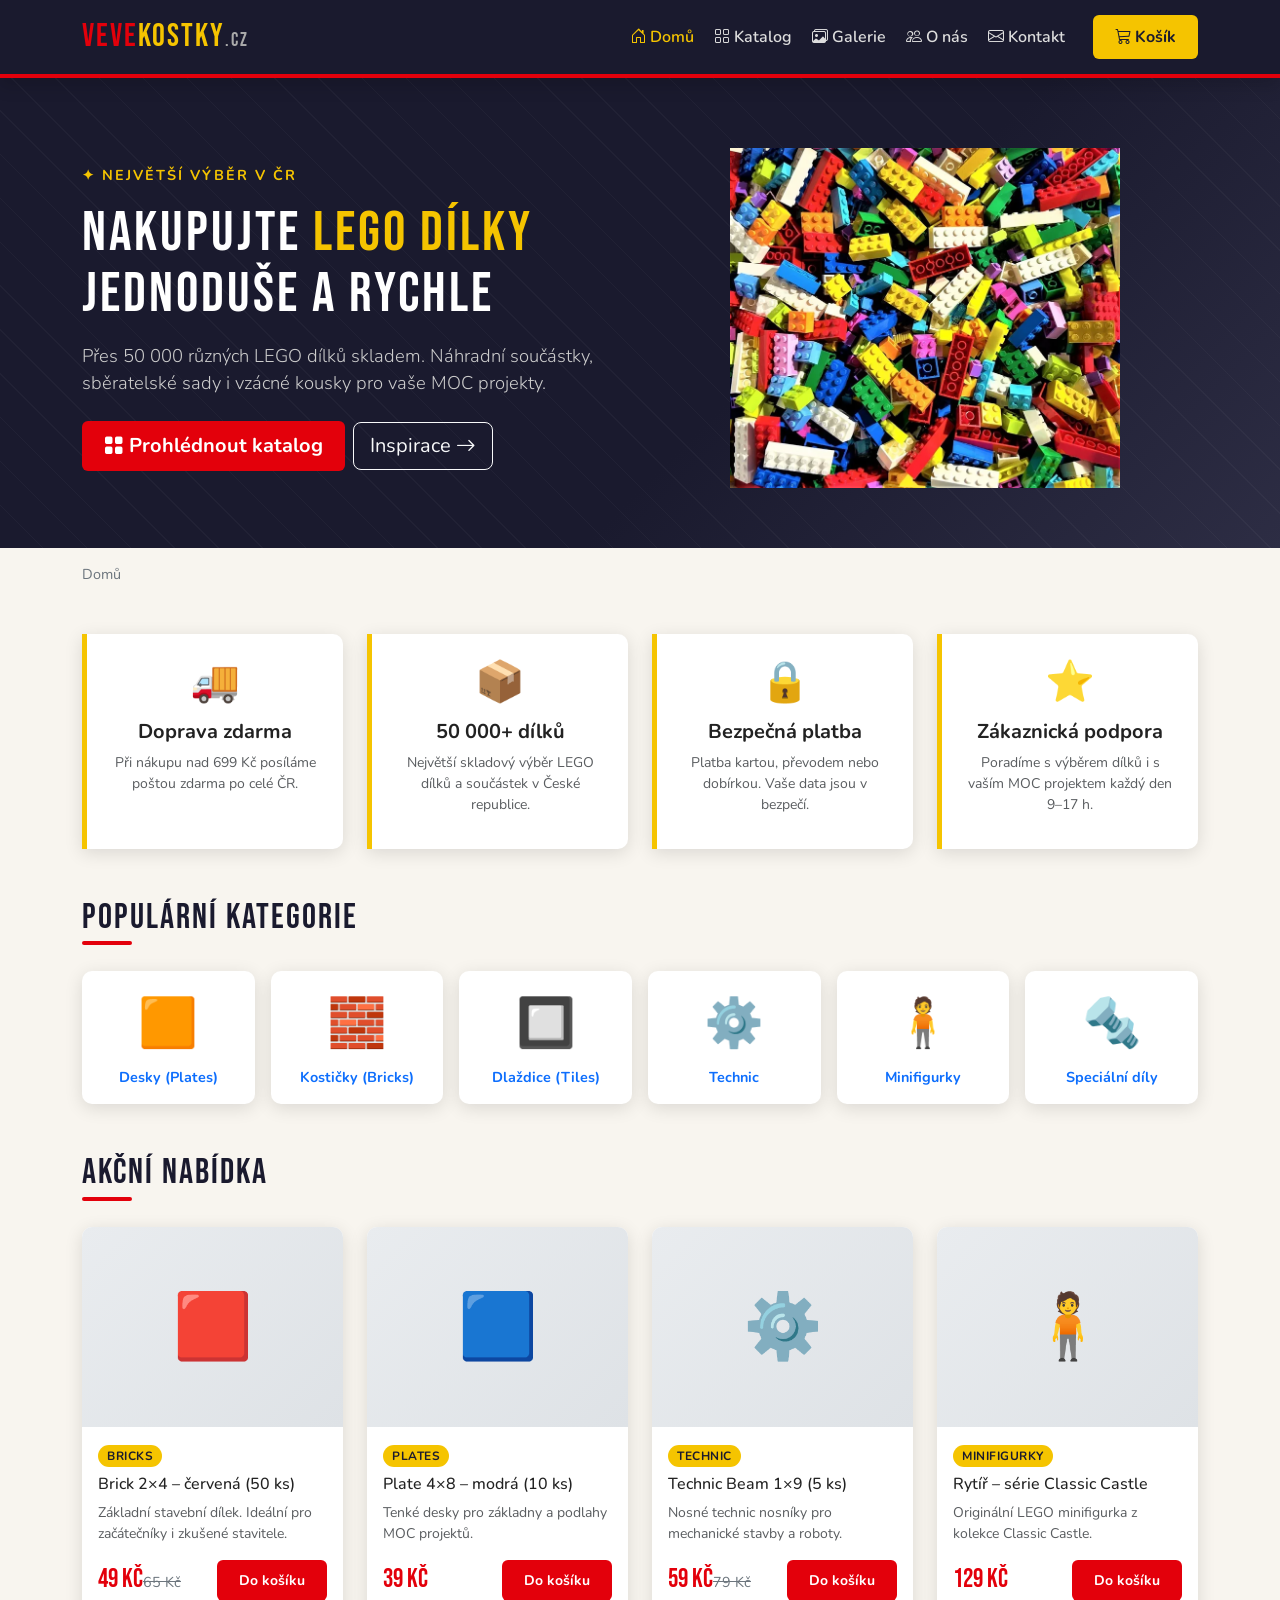
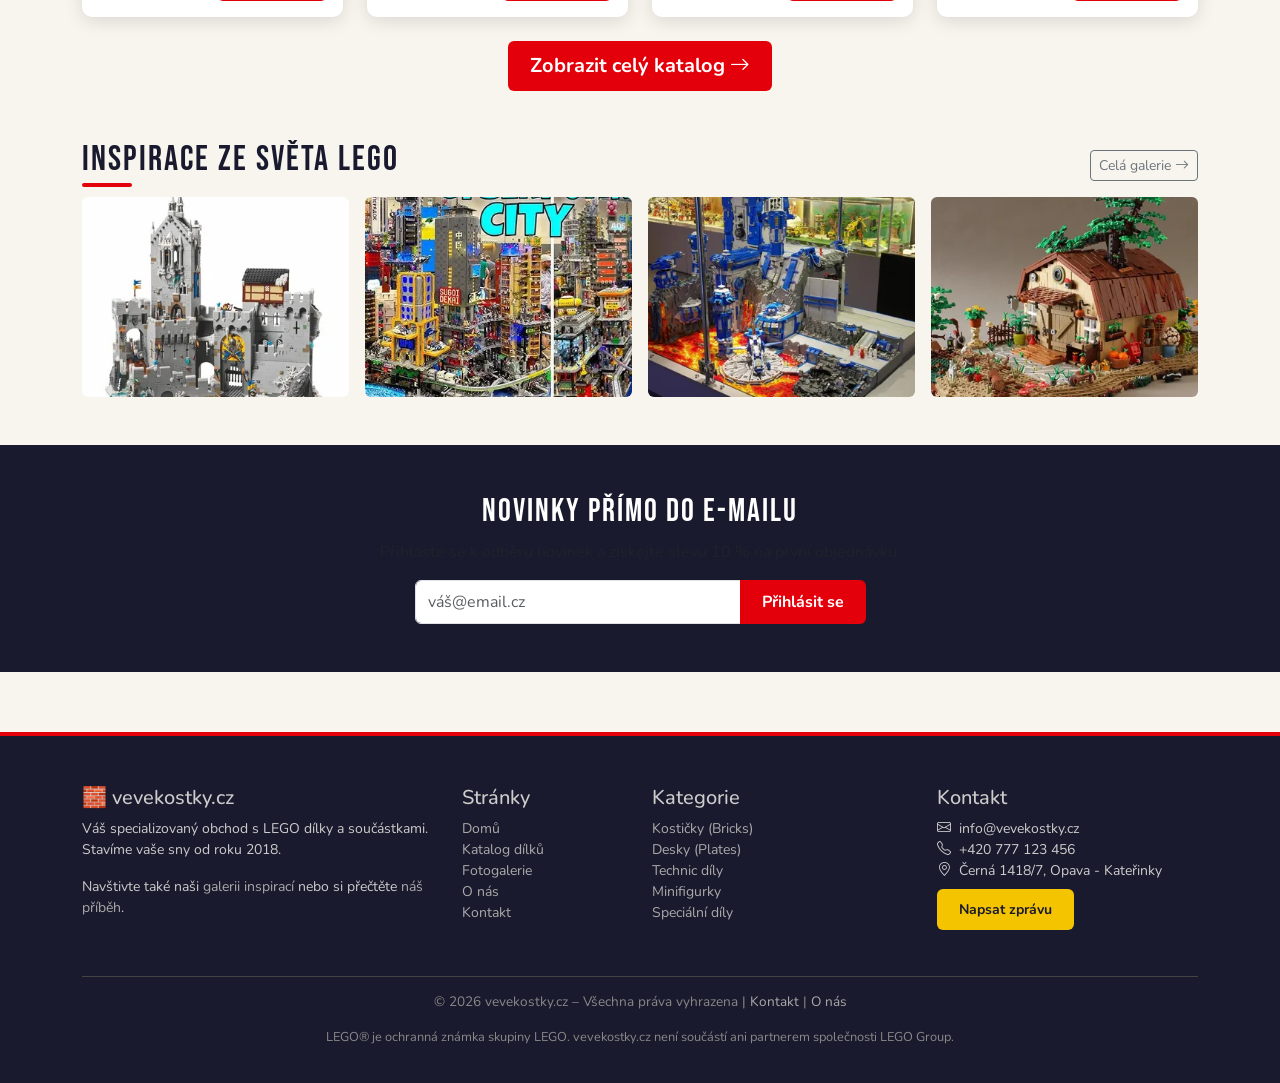
<file: index.html>
<!doctype html><html lang=cs><head><meta charset=UTF-8><meta content="width=device-width,initial-scale=1.0" name=viewport><title>vevekostky.cz – Váš obchod s LEGO dílky a sadami</title><meta content="vevekostky.cz je český online obchod s LEGO dílky, náhradními součástkami a originálními sadami. Najděte dílek, který vám chybí!" name=description><meta content="LEGO dílky, LEGO součástky, koupit LEGO, náhradní LEGO díly, vevekostky, LEGO eshop, LEGO obchod" name=keywords><meta content=vevekostky.cz name=author><link href=https://e-maja.github.io/vevekostky/index.html rel=canonical><link rel=preconnect href=https://fonts.googleapis.com><link rel=preconnect href=https://fonts.gstatic.com crossorigin><link href="https://fonts.googleapis.com/css2?family=Nunito:wght@400;600;700;900&family=Bebas+Neue&display=swap" rel=stylesheet><link href=css/bootstrap.min.css rel=stylesheet><link href=css/bootstrap-icons.min.css rel=stylesheet><link href=css/style.min.css rel=stylesheet><script src="https://www.googletagmanager.com/gtag/js?id=G-S69HRTEMBJ" async></script><script>window.dataLayer = window.dataLayer || [];
  function gtag(){dataLayer.push(arguments);}
  gtag('js', new Date());

  gtag('config', 'G-S69HRTEMBJ');</script><body><nav class="navbar navbar-expand-lg sticky-top shadow"><div class=container><a class=navbar-brand href=index.html><span>veve</span>kostky<small style=font-size:.6em;color:#aaa;>.cz</small></a><button class="navbar-toggler bg-light" data-bs-target=#mainNav data-bs-toggle=collapse type=button><span class=navbar-toggler-icon></span></button><div class="collapse navbar-collapse" id=mainNav><ul class="navbar-nav ms-auto align-items-lg-center gap-lg-1"><li class=nav-item><a class="nav-link active" href=index.html><i class="bi bi-house-door"></i> Domů</a><li class=nav-item><a class=nav-link href=katalog-dilku.html><i class="bi bi-grid"></i> Katalog</a><li class=nav-item><a class=nav-link href=fotogalerie.html><i class="bi bi-images"></i> Galerie</a><li class=nav-item><a class=nav-link href=o-nas.html><i class="bi bi-people"></i> O nás</a><li class=nav-item><a class=nav-link href=kontakt.html><i class="bi bi-envelope"></i> Kontakt</a><li class="nav-item ms-lg-3"><a class="btn btn-yellow position-relative" href=katalog-dilku.html> <i class="bi bi-cart3"></i> Košík <span class="position-absolute top-0 start-100 translate-middle badge rounded-pill bg-danger" id=veve-cart-count style=display:none;>0</span> </a></ul></div></div></nav><section class=hero><div class="container position-relative"><div class="row align-items-center"><div class=col-lg-6><p class=text-uppercase style=color:var(--veve-yellow);font-weight:700;letter-spacing:2px;font-size:.9rem;>✦ Největší výběr v ČR<h1>Nakupujte <span>LEGO dílky</span> jednoduše a rychle</h1><p class="lead mt-3 mb-4">Přes 50 000 různých LEGO dílků skladem. Náhradní součástky, sběratelské sady i vzácné kousky pro vaše MOC projekty.</p><a class="btn btn-veve btn-lg me-2" href=katalog-dilku.html><i class="bi bi-grid-fill"></i> Prohlédnout katalog</a><a class="btn btn-outline-light btn-lg" href=fotogalerie.html>Inspirace <i class="bi bi-arrow-right"></i></a></div><div class="col-lg-6 text-center mt-4 mt-lg-0"><img alt="Ilustrace LEGO dílků" class="img-fluid rounded" fetchpriority=high width=800 height=697 src=img/Dilky-lego.webp style=max-height:340px;object-fit:contain;></div></div></div></section><div class="container mt-3"><nav aria-label=breadcrumb><ol class=breadcrumb><li class="breadcrumb-item active">Domů</ol></nav></div><section class="container my-5"><div class="row g-4 text-center"><div class="col-sm-6 col-lg-3"><div class="highlight-box h-100"><div style=font-size:2.5rem;>🚚</div><h2 class="h5 mt-2 fw-bold">Doprava zdarma</h2><p class="text-muted small">Při nákupu nad 699 Kč posíláme poštou zdarma po celé ČR.</div></div><div class="col-sm-6 col-lg-3"><div class="highlight-box h-100"><div style=font-size:2.5rem;>📦</div><h2 class="h5 mt-2 fw-bold">50 000+ dílků</h2><p class="text-muted small">Největší skladový výběr LEGO dílků a součástek v České republice.</div></div><div class="col-sm-6 col-lg-3"><div class="highlight-box h-100"><div style=font-size:2.5rem;>🔒</div><h2 class="h5 mt-2 fw-bold">Bezpečná platba</h2><p class="text-muted small">Platba kartou, převodem nebo dobírkou. Vaše data jsou v bezpečí.</div></div><div class="col-sm-6 col-lg-3"><div class="highlight-box h-100"><div style=font-size:2.5rem;>⭐</div><h2 class="h5 mt-2 fw-bold">Zákaznická podpora</h2><p class="text-muted small">Poradíme s výběrem dílků i s vaším MOC projektem každý den 9–17 h.</div></div></div></section><section class="container my-5"><h2 class=section-title>Populární kategorie</h2><div class="row g-3"><div class="col-6 col-md-4 col-lg-2"><a href="katalog-dilku.html?cat=plates" class=text-decoration-none> <div class="product-card text-center p-3"><div style=font-size:3rem;>🟧</div><p class="fw-bold mt-2 mb-0" style=font-size:.9rem;>Desky (Plates)</div> </a></div><div class="col-6 col-md-4 col-lg-2"><a href="katalog-dilku.html?cat=bricks" class=text-decoration-none> <div class="product-card text-center p-3"><div style=font-size:3rem;>🧱</div><p class="fw-bold mt-2 mb-0" style=font-size:.9rem;>Kostičky (Bricks)</div> </a></div><div class="col-6 col-md-4 col-lg-2"><a href="katalog-dilku.html?cat=tiles" class=text-decoration-none> <div class="product-card text-center p-3"><div style=font-size:3rem;>🔲</div><p class="fw-bold mt-2 mb-0" style=font-size:.9rem;>Dlaždice (Tiles)</div> </a></div><div class="col-6 col-md-4 col-lg-2"><a href="katalog-dilku.html?cat=technic" class=text-decoration-none> <div class="product-card text-center p-3"><div style=font-size:3rem;>⚙️</div><p class="fw-bold mt-2 mb-0" style=font-size:.9rem;>Technic</div> </a></div><div class="col-6 col-md-4 col-lg-2"><a href="katalog-dilku.html?cat=minifigs" class=text-decoration-none> <div class="product-card text-center p-3"><div style=font-size:3rem;>🧍</div><p class="fw-bold mt-2 mb-0" style=font-size:.9rem;>Minifigurky</div> </a></div><div class="col-6 col-md-4 col-lg-2"><a href="katalog-dilku.html?cat=special" class=text-decoration-none> <div class="product-card text-center p-3"><div style=font-size:3rem;>🔩</div><p class="fw-bold mt-2 mb-0" style=font-size:.9rem;>Speciální díly</div> </a></div></div></section><section class="container my-5"><h2 class=section-title>Akční nabídka</h2><div class="row g-4"><div class="col-sm-6 col-lg-3"><div class="product-card h-100"><div class=card-img-placeholder>🟥</div><div class=p-3><span class=badge-cat>Bricks</span><h3 class="h6 mt-2">Brick 2×4 – červená (50 ks)</h3><p class="text-muted small">Základní stavební dílek. Ideální pro začátečníky i zkušené stavitele.<div class="d-flex align-items-center justify-content-between mt-auto"><div><span class=price>49 Kč</span><span class=price-old>65 Kč</span></div><button class="btn btn-veve btn-sm veve-add-to-cart">Do košíku</button></div></div></div></div><div class="col-sm-6 col-lg-3"><div class="product-card h-100"><div class=card-img-placeholder>🟦</div><div class=p-3><span class=badge-cat>Plates</span><h3 class="h6 mt-2">Plate 4×8 – modrá (10 ks)</h3><p class="text-muted small">Tenké desky pro základny a podlahy MOC projektů.<div class="d-flex align-items-center justify-content-between mt-auto"><div><span class=price>39 Kč</span></div><button class="btn btn-veve btn-sm veve-add-to-cart">Do košíku</button></div></div></div></div><div class="col-sm-6 col-lg-3"><div class="product-card h-100"><div class=card-img-placeholder>⚙️</div><div class=p-3><span class=badge-cat>Technic</span><h3 class="h6 mt-2">Technic Beam 1×9 (5 ks)</h3><p class="text-muted small">Nosné technic nosníky pro mechanické stavby a roboty.<div class="d-flex align-items-center justify-content-between mt-auto"><div><span class=price>59 Kč</span><span class=price-old>79 Kč</span></div><button class="btn btn-veve btn-sm veve-add-to-cart">Do košíku</button></div></div></div></div><div class="col-sm-6 col-lg-3"><div class="product-card h-100"><div class=card-img-placeholder>🧍</div><div class=p-3><span class=badge-cat>Minifigurky</span><h3 class="h6 mt-2">Rytíř – série Classic Castle</h3><p class="text-muted small">Originální LEGO minifigurka z kolekce Classic Castle.<div class="d-flex align-items-center justify-content-between mt-auto"><div><span class=price>129 Kč</span></div><button class="btn btn-veve btn-sm veve-add-to-cart">Do košíku</button></div></div></div></div></div><div class="text-center mt-4"><a class="btn btn-veve btn-lg" href=katalog-dilku.html>Zobrazit celý katalog <i class="bi bi-arrow-right"></i></a></div></section><section class="container my-5"><div class="d-flex justify-content-between align-items-end mb-3"><h2 class="section-title mb-0">Inspirace ze světa LEGO</h2><a class="btn btn-outline-secondary btn-sm" href=fotogalerie.html>Celá galerie <i class="bi bi-arrow-right"></i></a></div><div class="row g-3"><div class="col-6 col-md-3"><img alt="LEGO hrad – MOC stavba" class="lazy img-fluid rounded" src="[data-uri]" data-src=img/gallery/thumbs/medieval-castle.webp loading=lazy style=width:100%;height:200px;object-fit:cover;></div><div class="col-6 col-md-3"><img alt="LEGO cyberpunk město" class="lazy img-fluid rounded" src="[data-uri]" data-src=img/gallery/thumbs/cyberpunk-lego.webp loading=lazy style=width:100%;height:200px;object-fit:cover;></div><div class="col-6 col-md-3"><img alt="LEGO vesmírná stanice" class="lazy img-fluid rounded" src="[data-uri]" data-src=img/gallery/thumbs/scifi-bastion.webp loading=lazy style=width:100%;height:200px;object-fit:cover;></div><div class="col-6 col-md-3"><img alt="LEGO zahrada – podzimní MOC" class="lazy img-fluid rounded" src="[data-uri]" data-src=img/gallery/thumbs/Garden-barn.webp loading=lazy style=width:100%;height:200px;object-fit:cover;></div></div></section><section class=py-5 style=background:var(--veve-dark);><div class="container text-center text-white"><h2 style="font-family:'Bebas Neue',sans-serif;font-size:2rem;letter-spacing:2px;">Novinky přímo do e-mailu</h2><p class="text-muted mb-3">Přihlaste se k odběru novinek a získejte slevu 10 % na první objednávku.<div class="row justify-content-center"><div class=col-md-5><div class=input-group><input class=form-control placeholder=váš@email.cz type=email><button class="btn btn-veve">Přihlásit se</button></div></div></div></div></section><footer><div class=container><div class="row g-4"><div class=col-md-4><h3 class=h5>🧱 vevekostky.cz</h3><p class=small>Váš specializovaný obchod s LEGO dílky a součástkami. Stavíme vaše sny od roku 2018.<p class=small>Navštivte také naši <a href=fotogalerie.html>galerii inspirací</a> nebo si přečtěte <a href=o-nas.html>náš příběh</a>.</div><div class=col-md-2><h3 class=h5>Stránky</h3><ul class="list-unstyled small"><li><a href=index.html>Domů</a><li><a href=katalog-dilku.html>Katalog dílků</a><li><a href=fotogalerie.html>Fotogalerie</a><li><a href=o-nas.html>O nás</a><li><a href=kontakt.html>Kontakt</a></ul></div><div class=col-md-3><h3 class=h5>Kategorie</h3><ul class="list-unstyled small"><li><a href=katalog-dilku.html>Kostičky (Bricks)</a><li><a href=katalog-dilku.html>Desky (Plates)</a><li><a href=katalog-dilku.html>Technic díly</a><li><a href=katalog-dilku.html>Minifigurky</a><li><a href=katalog-dilku.html>Speciální díly</a></ul></div><div class=col-md-3><h3 class=h5>Kontakt</h3><ul class="list-unstyled small"><li><i class="bi bi-envelope me-1"></i> info@vevekostky.cz<li><i class="bi bi-telephone me-1"></i> +420 777 123 456<li><i class="bi bi-geo-alt me-1"></i> Černá 1418/7, Opava - Kateřinky<li class=mt-2><a class="btn btn-sm btn-yellow" href=kontakt.html>Napsat zprávu</a></ul></div></div><div class=footer-bottom><p>© 2026 vevekostky.cz – Všechna práva vyhrazena | <a href=kontakt.html>Kontakt</a> | <a href=o-nas.html>O nás</a><p class=mt-1 style=font-size:.8rem;>LEGO® je ochranná známka skupiny LEGO. vevekostky.cz není součástí ani partnerem společnosti LEGO Group.</div></div></footer><div id=veve-lightbox><span class=close-btn>×</span><img alt="Náhled obrázku" src="[data-uri]"></div><script src=js/jquery-3.7.1.min.js></script><script src=js/bootstrap.bundle.min.js></script><script src=js/vevekostky.min.js></script>
</file>
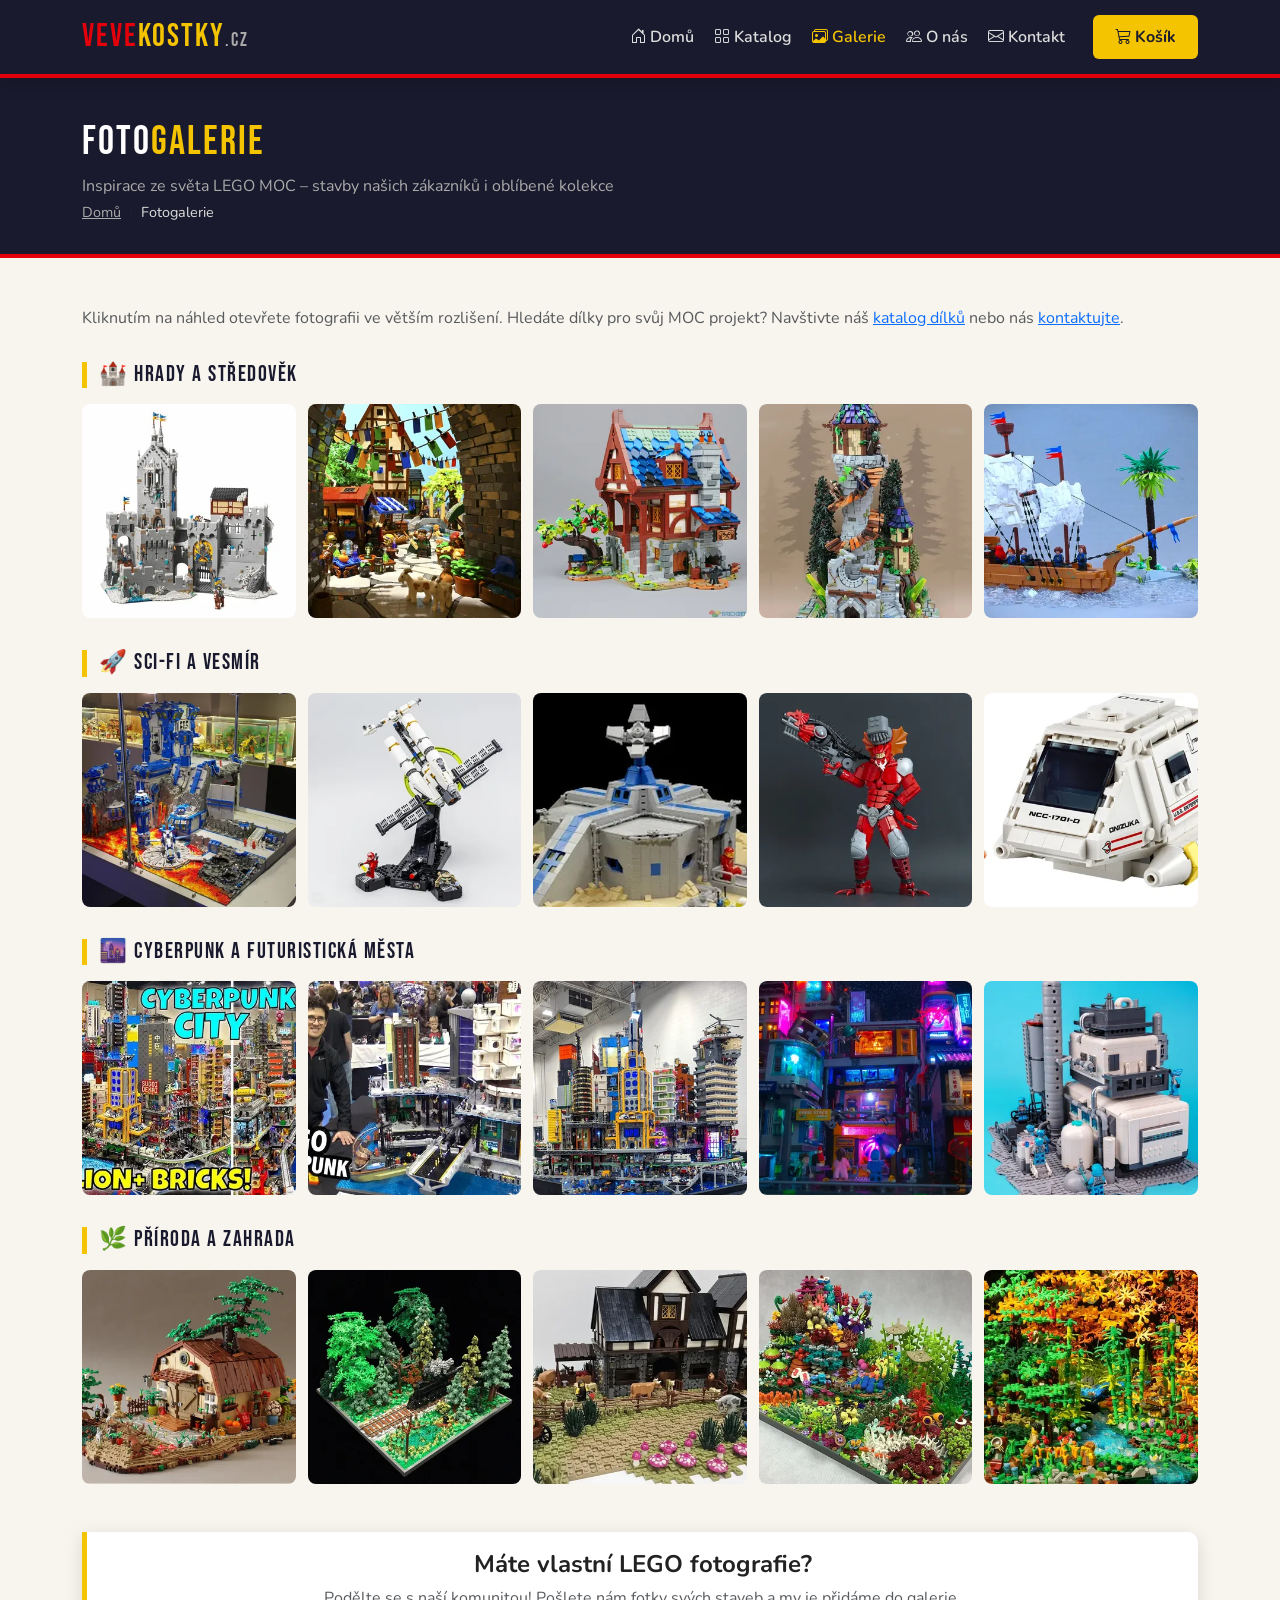
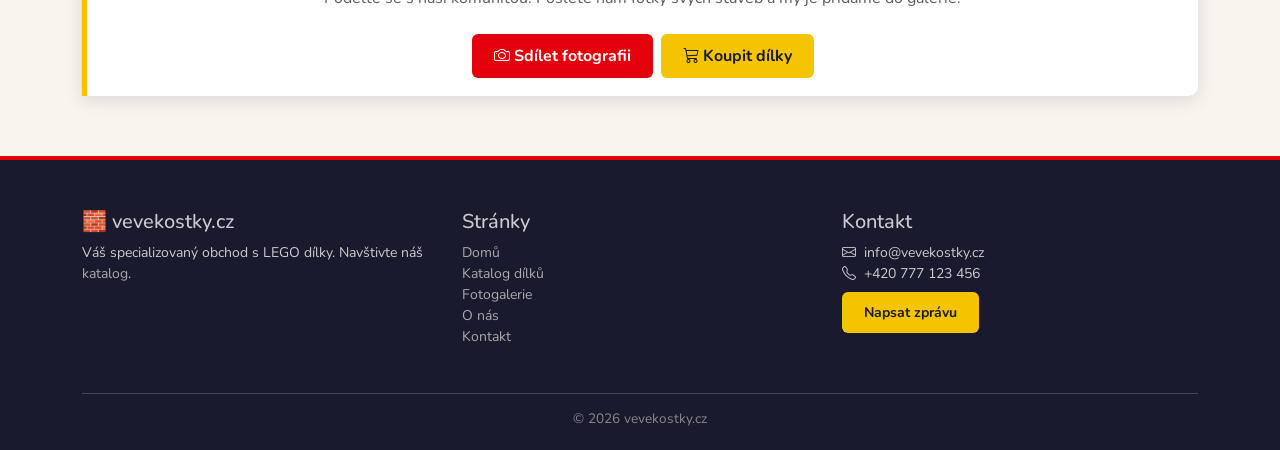
<file: fotogalerie.html>
<!doctype html><html lang=cs><head><meta charset=UTF-8><meta content="width=device-width,initial-scale=1.0" name=viewport><title>Fotogalerie LEGO staveb – vevekostky.cz</title><meta content="Prohlédněte si galerii LEGO MOC staveb zákazníků vevekostky.cz. Hrady, vesmírné stanice, cyberpunk města a další inspirace pro vaše projekty." name=description><meta content="LEGO galerie, LEGO MOC fotografie, LEGO stavby inspirace, LEGO hrad, LEGO vesmír, LEGO city fotogalerie" name=keywords><meta content=vevekostky.cz name=author><link href=https://e-maja.github.io/vevekostky/fotogalerie.html rel=canonical><link rel=preconnect href=https://fonts.googleapis.com><link rel=preconnect href=https://fonts.gstatic.com crossorigin><link href="https://fonts.googleapis.com/css2?family=Nunito:wght@400;600;700;900&family=Bebas+Neue&display=swap" rel=stylesheet><link href=css/bootstrap.min.css rel=stylesheet><link href=css/bootstrap-icons.min.css rel=stylesheet><link href=css/style.min.css rel=stylesheet><style>.gallery-section-title {
      font-family: 'Bebas Neue', sans-serif;
      font-size: 1.4rem;
      letter-spacing: 1.5px;
      color: var(--veve-dark);
      border-left: 5px solid var(--veve-yellow);
      padding-left: 12px;
      margin: 2rem 0 1rem;
    }</style><script src="https://www.googletagmanager.com/gtag/js?id=G-S69HRTEMBJ" async></script><script>window.dataLayer = window.dataLayer || [];
  function gtag(){dataLayer.push(arguments);}
  gtag('js', new Date());

  gtag('config', 'G-S69HRTEMBJ');</script><body><nav class="navbar navbar-expand-lg sticky-top shadow"><div class=container><a class=navbar-brand href=index.html><span>veve</span>kostky<small style=font-size:.6em;color:#aaa;>.cz</small></a><button class="navbar-toggler bg-light" data-bs-target=#mainNav data-bs-toggle=collapse type=button><span class=navbar-toggler-icon></span></button><div class="collapse navbar-collapse" id=mainNav><ul class="navbar-nav ms-auto align-items-lg-center gap-lg-1"><li class=nav-item><a class=nav-link href=index.html><i class="bi bi-house-door"></i> Domů</a><li class=nav-item><a class=nav-link href=katalog-dilku.html><i class="bi bi-grid"></i> Katalog</a><li class=nav-item><a class="nav-link active" href=fotogalerie.html><i class="bi bi-images"></i> Galerie</a><li class=nav-item><a class=nav-link href=o-nas.html><i class="bi bi-people"></i> O nás</a><li class=nav-item><a class=nav-link href=kontakt.html><i class="bi bi-envelope"></i> Kontakt</a><li class="nav-item ms-lg-3"><a class="btn btn-yellow" href=katalog-dilku.html><i class="bi bi-cart3"></i> Košík</a></ul></div></div></nav><div style="background:var(--veve-dark);padding:40px 0 30px;border-bottom:4px solid var(--veve-red);"><div class=container><h1 style="font-family:'Bebas Neue',sans-serif;color:white;font-size:2.5rem;letter-spacing:2px;">Foto<span style=color:var(--veve-yellow);>galerie</span></h1><p class=mb-1 style=color:#aaa;>Inspirace ze světa LEGO MOC – stavby našich zákazníků i oblíbené kolekce<nav aria-label=breadcrumb><ol class="breadcrumb mb-0"><li class=breadcrumb-item><a href=index.html style=color:#aaa;>Domů</a><li class="breadcrumb-item active" style=color:#ddd;>Fotogalerie</ol></nav></div></div><div class="container mt-5"><p class=text-muted>Kliknutím na náhled otevřete fotografii ve větším rozlišení. Hledáte dílky pro svůj MOC projekt? Navštivte náš <a href=katalog-dilku.html>katalog dílků</a> nebo nás <a href=kontakt.html>kontaktujte</a>.<h2 class=gallery-section-title>🏰 Hrady a středověk</h2><div class=gallery-grid><img alt="LEGO hrad středověkého hradu – detailní pohled na věže a padací most" class="gallery-thumb lazy" src="[data-uri]" data-large=img/gallery/medieval-castle.webp data-src=img/gallery/thumbs/medieval-castle.webp loading=lazy><img alt="LEGO ulička středověkého města – trh s měšťany a stánky" class="gallery-thumb lazy" src="[data-uri]" data-large=img/gallery/medieval-market.webp data-src=img/gallery/thumbs/medieval-market.webp loading=lazy><img alt="LEGO dílna kováře – pohled na kovárnu" class="gallery-thumb lazy" src="[data-uri]" data-large=img/gallery/medieval-blacksmith.webp data-src=img/gallery/thumbs/medieval-blacksmith.webp loading=lazy><img alt="LEGO věž kouzelníka – detailní pohled na magickou stavbu" class="gallery-thumb lazy" src="[data-uri]" data-large=img/gallery/medieval-wizzard.webp data-src=img/gallery/thumbs/medieval-wizzard.webp loading=lazy><img alt="LEGO loď – pohled na středověkou plachetnici s detaily plachet a paluby" class="gallery-thumb lazy" src="[data-uri]" data-large=img/gallery/medieval-ship.webp data-src=img/gallery/thumbs/medieval-ship.webp loading=lazy></div><h2 class=gallery-section-title>🚀 Sci-fi a vesmír</h2><div class=gallery-grid><img alt="LEGO vesmírná stanice – modulární Space MOC stavba" class="gallery-thumb lazy" src="[data-uri]" data-large=img/gallery/scifi-bastion.webp data-src=img/gallery/thumbs/scifi-bastion.webp loading=lazy><img alt="LEGO raket z filmu Spasitel – detailní pohled na futuristickou raketu" class="gallery-thumb lazy" src="[data-uri]" data-large=img/gallery/scifi-rocket.webp data-src=img/gallery/thumbs/scifi-rocket.webp loading=lazy><img alt="LEGO základna – pohled na měsíční základnu" class="gallery-thumb lazy" src="[data-uri]" data-large=img/gallery/scifi-base.webp data-src=img/gallery/thumbs/scifi-base.webp loading=lazy><img alt="LEGO mechanický válečník – detailní pohled na provedení" class="gallery-thumb lazy" src="[data-uri]" data-large=img/gallery/scifi-robot.webp data-src=img/gallery/thumbs/scifi-robot.webp loading=lazy><img alt="LEGO přenášedlo – pohled na transportní stroj" class="gallery-thumb lazy" src="[data-uri]" data-large=img/gallery/scifi-transporter.webp data-src=img/gallery/thumbs/scifi-transporter.webp loading=lazy></div><h2 class=gallery-section-title>🌆 Cyberpunk a futuristická města</h2><div class=gallery-grid><img alt="LEGO cyberpunk ulice – noční futuristické město s LED osvětlením" class="gallery-thumb lazy" src="[data-uri]" data-large=img/gallery/cyberpunk-lego.webp data-src=img/gallery/thumbs/cyberpunk-lego.webp loading=lazy><img alt="LEGO cyberpunk mrakodrapy – velkoměstský panoramatický pohled" class="gallery-thumb lazy" src="[data-uri]" data-large=img/gallery/cyberpunk2-lego.webp data-src=img/gallery/thumbs/cyberpunk2-lego.webp loading=lazy><img alt="LEGO futuristické město – detaily ulic a neonových světel" class="gallery-thumb lazy" src="[data-uri]" data-large=img/gallery/cyberpunk3-lego.webp data-src=img/gallery/thumbs/cyberpunk3-lego.webp loading=lazy><img alt="LEGO ulice cyberpunk města – pohled na rušnou ulici s neonovými prvky" class="gallery-thumb lazy" src="[data-uri]" data-large=img/gallery/cyberpunk-street.webp data-src=img/gallery/thumbs/cyberpunk-street.webp loading=lazy><img alt="LEGO továrna – pohled na industriální budovu s futuristickými detaily" class="gallery-thumb lazy" src="[data-uri]" data-large=img/gallery/cyberpunk-factory.webp data-src=img/gallery/thumbs/cyberpunk-factory.webp loading=lazy></div><h2 class=gallery-section-title>🌿 Příroda a zahrada</h2><div class=gallery-grid><img alt="LEGO podzimní zahrada – detailní zahradní MOC s barevným listím" class="gallery-thumb lazy" src="[data-uri]" data-large=img/gallery/Garden-barn.webp data-src=img/gallery/thumbs/Garden-barn.webp loading=lazy><img alt="LEGO lesní scenérie – pohled na hustý les s různými druhy stromů" class="gallery-thumb lazy" src="[data-uri]" data-large=img/gallery/Garden-forrest.webp data-src=img/gallery/thumbs/Garden-forrest.webp loading=lazy><img alt="LEGO přírodní farma – pohled na farmu s polem a zvířaty" class="gallery-thumb lazy" src="[data-uri]" data-large=img/gallery/Garden-farm.webp data-src=img/gallery/thumbs/Garden-farm.webp loading=lazy><img alt="LEGO útes – detailní pohled na korálový útes s mořskými živočichy" class="gallery-thumb lazy" src="[data-uri]" data-large=img/gallery/Garden-reef.webp data-src=img/gallery/thumbs/Garden-reef.webp loading=lazy><img alt="LEGO džungle – pohled na tropickou džungli s exotickými rostlinami" class="gallery-thumb lazy" src="[data-uri]" data-large=img/gallery/Garden-jungle.webp data-src=img/gallery/thumbs/Garden-jungle.webp loading=lazy></div><div class="highlight-box my-5 text-center"><h2 class="h4 fw-bold">Máte vlastní LEGO fotografie?</h2><p class="text-muted mt-2">Podělte se s naší komunitou! Pošlete nám fotky svých staveb a my je přidáme do galerie.</p><a class="btn btn-veve mt-2" href=kontakt.html><i class="bi bi-camera"></i> Sdílet fotografii</a><a class="btn btn-yellow mt-2 ms-2" href=katalog-dilku.html><i class="bi bi-cart3"></i> Koupit dílky</a></div></div><footer><div class=container><div class="row g-4"><div class=col-md-4><h3 class=h5>🧱 vevekostky.cz</h3><p class=small>Váš specializovaný obchod s LEGO dílky. Navštivte náš <a href=katalog-dilku.html>katalog</a>.</div><div class=col-md-4><h3 class=h5>Stránky</h3><ul class="list-unstyled small"><li><a href=index.html>Domů</a><li><a href=katalog-dilku.html>Katalog dílků</a><li><a href=fotogalerie.html>Fotogalerie</a><li><a href=o-nas.html>O nás</a><li><a href=kontakt.html>Kontakt</a></ul></div><div class=col-md-4><h3 class=h5>Kontakt</h3><ul class="list-unstyled small"><li><i class="bi bi-envelope me-1"></i> info@vevekostky.cz<li><i class="bi bi-telephone me-1"></i> +420 777 123 456<li class=mt-2><a class="btn btn-sm btn-yellow" href=kontakt.html>Napsat zprávu</a></ul></div></div><div class=footer-bottom>© 2026 vevekostky.cz</div></div></footer><div id=veve-lightbox><span class=close-btn>×</span><img alt="Větší náhled fotografie" src="[data-uri]"></div><script src=js/jquery-3.7.1.min.js></script><script src=js/bootstrap.bundle.min.js></script><script src=js/vevekostky.min.js></script>
</file>
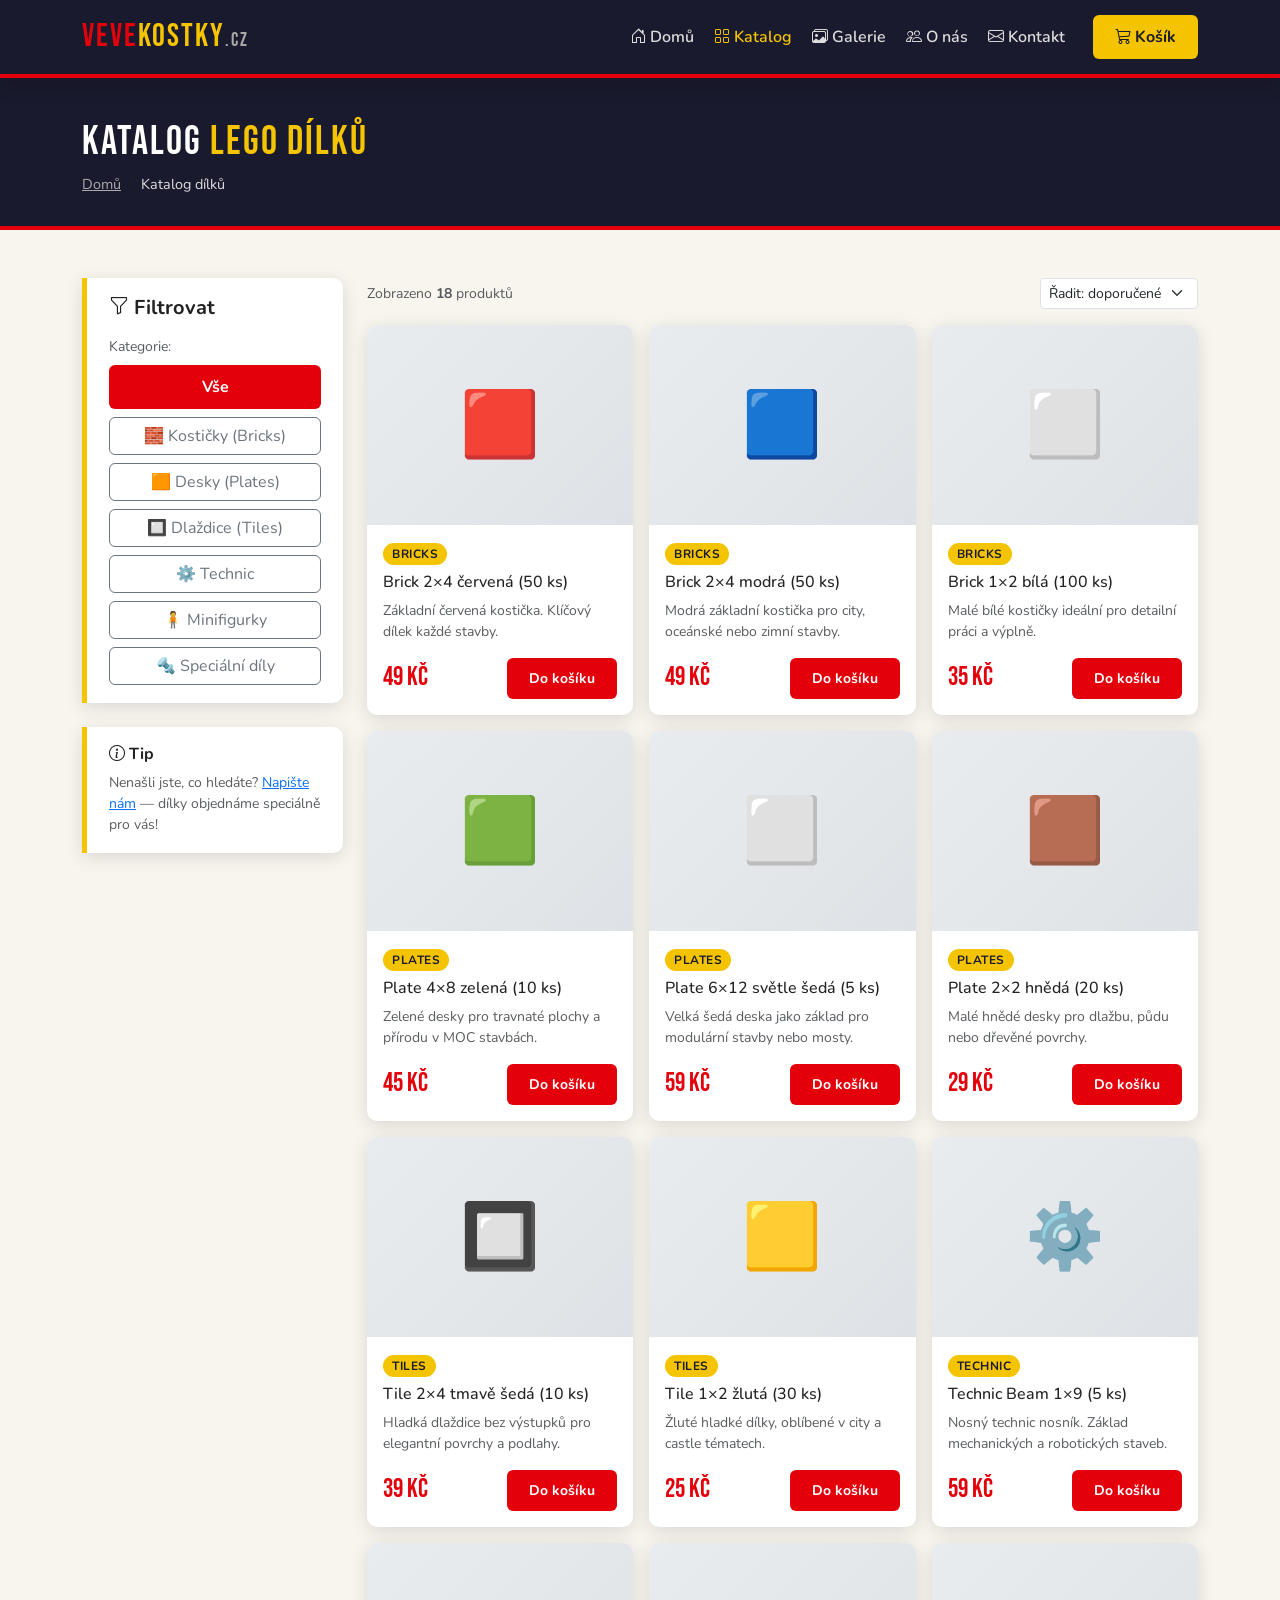
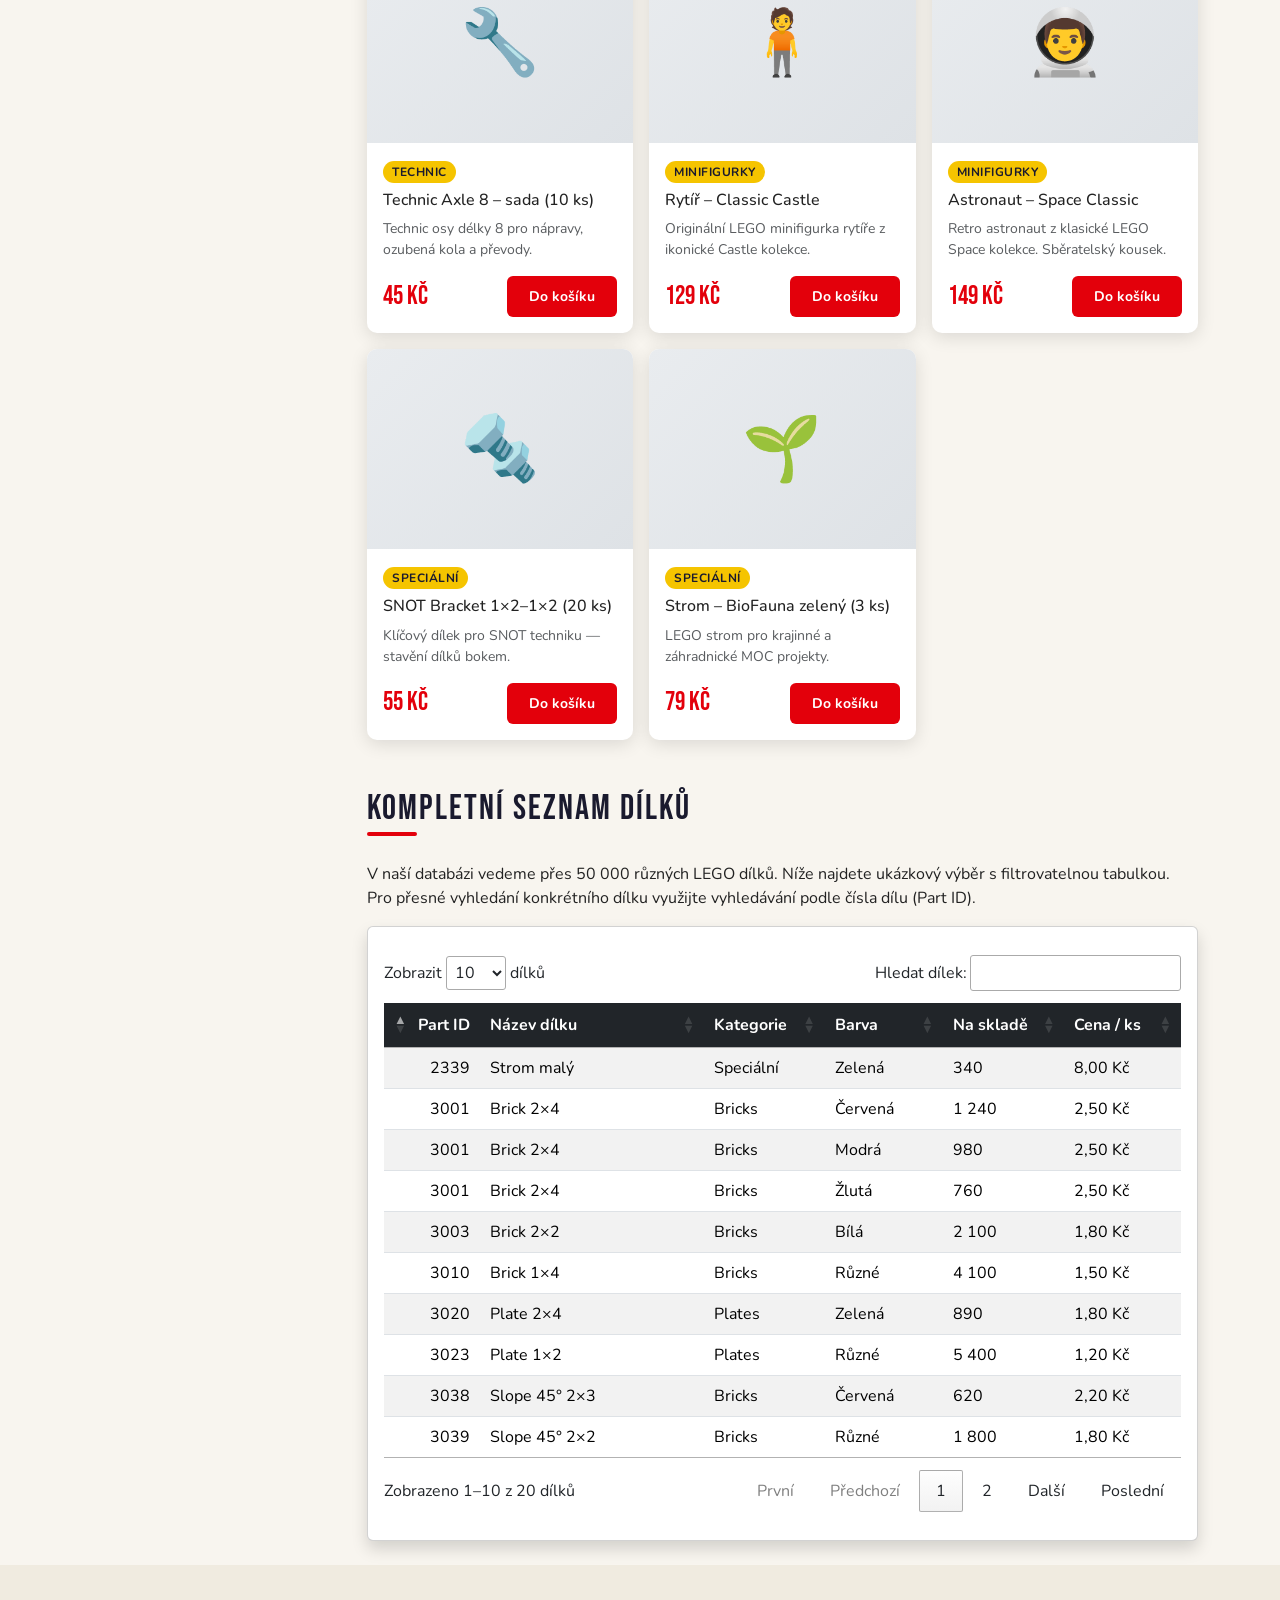
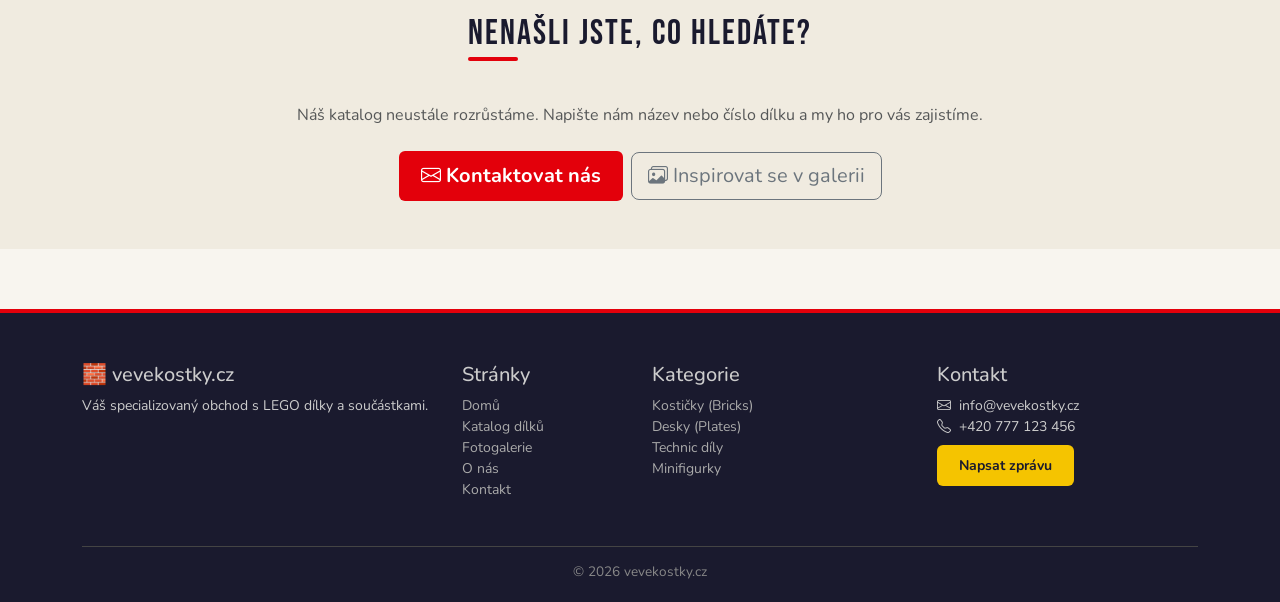
<file: katalog-dilku.html>
<!doctype html><html lang=cs><head><meta charset=UTF-8><meta content="width=device-width,initial-scale=1.0" name=viewport><title>Katalog LEGO dílků – vevekostky.cz</title><meta content="Prohlédněte si kompletní katalog LEGO dílků na vevekostky.cz. Kostičky, desky, Technic díly, minifigurky a speciální součástky skladem." name=description><meta content="katalog LEGO dílků, LEGO kostičky, LEGO desky, Technic díly, LEGO minifigurky, LEGO součástky koupit" name=keywords><meta content=vevekostky.cz name=author><link href=https://e-maja.github.io/vevekostky/katalog-dilku.html rel=canonical><link rel=preconnect href=https://fonts.googleapis.com><link rel=preconnect href=https://fonts.gstatic.com crossorigin><link href="https://fonts.googleapis.com/css2?family=Nunito:wght@400;600;700;900&family=Bebas+Neue&display=swap" rel=stylesheet><link href=css/bootstrap.min.css rel=stylesheet><link href=css/bootstrap-icons.min.css rel=stylesheet><link href=css/dataTables.dataTables.min.css rel=stylesheet><link href=css/style.min.css rel=stylesheet><script src="https://www.googletagmanager.com/gtag/js?id=G-S69HRTEMBJ" async></script><script>window.dataLayer = window.dataLayer || [];
  function gtag(){dataLayer.push(arguments);}
  gtag('js', new Date());

  gtag('config', 'G-S69HRTEMBJ');</script><body><nav class="navbar navbar-expand-lg sticky-top shadow"><div class=container><a class=navbar-brand href=index.html><span>veve</span>kostky<small style=font-size:.6em;color:#aaa;>.cz</small></a><button class="navbar-toggler bg-light" data-bs-target=#mainNav data-bs-toggle=collapse type=button><span class=navbar-toggler-icon></span></button><div class="collapse navbar-collapse" id=mainNav><ul class="navbar-nav ms-auto align-items-lg-center gap-lg-1"><li class=nav-item><a class=nav-link href=index.html><i class="bi bi-house-door"></i> Domů</a><li class=nav-item><a class="nav-link active" href=katalog-dilku.html><i class="bi bi-grid"></i> Katalog</a><li class=nav-item><a class=nav-link href=fotogalerie.html><i class="bi bi-images"></i> Galerie</a><li class=nav-item><a class=nav-link href=o-nas.html><i class="bi bi-people"></i> O nás</a><li class=nav-item><a class=nav-link href=kontakt.html><i class="bi bi-envelope"></i> Kontakt</a><li class="nav-item ms-lg-3"><a class="btn btn-yellow position-relative" href=#> <i class="bi bi-cart3"></i> Košík <span class="position-absolute top-0 start-100 translate-middle badge rounded-pill bg-danger" id=veve-cart-count style=display:none;>0</span> </a></ul></div></div></nav><div style="background:var(--veve-dark);padding:40px 0 30px;border-bottom:4px solid var(--veve-red);"><div class=container><h1 style="font-family:'Bebas Neue',sans-serif;color:white;font-size:2.5rem;letter-spacing:2px;">Katalog <span style=color:var(--veve-yellow);>LEGO dílků</span></h1><nav aria-label=breadcrumb><ol class="breadcrumb mb-0"><li class=breadcrumb-item><a href=index.html style=color:#aaa;>Domů</a><li class="breadcrumb-item active" style=color:#ddd;>Katalog dílků</ol></nav></div></div><div class="container mt-5"><div class="row g-4"><div class=col-lg-3><div class="highlight-box mb-4"><h2 class="h5 fw-bold mb-3"><i class="bi bi-funnel"></i> Filtrovat</h2><p class="small text-muted mb-2">Kategorie:<div class="d-flex flex-column gap-2"><button class="btn btn-veve veve-filter-btn" data-cat=vse>Vše</button><button class="btn btn-outline-secondary veve-filter-btn" data-cat=bricks>🧱 Kostičky (Bricks)</button><button class="btn btn-outline-secondary veve-filter-btn" data-cat=plates>🟧 Desky (Plates)</button><button class="btn btn-outline-secondary veve-filter-btn" data-cat=tiles>🔲 Dlaždice (Tiles)</button><button class="btn btn-outline-secondary veve-filter-btn" data-cat=technic>⚙️ Technic</button><button class="btn btn-outline-secondary veve-filter-btn" data-cat=minifigs>🧍 Minifigurky</button><button class="btn btn-outline-secondary veve-filter-btn" data-cat=special>🔩 Speciální díly</button></div></div><div class=highlight-box><h3 class="h6 fw-bold"><i class="bi bi-info-circle"></i> Tip</h3><p class="small text-muted mb-0">Nenašli jste, co hledáte? <a href=kontakt.html>Napište nám</a> — dílky objednáme speciálně pro vás!</div></div><div class=col-lg-9><div class="d-flex justify-content-between align-items-center mb-3 flex-wrap gap-2"><p class="text-muted mb-0 small">Zobrazeno <strong>18</strong> produktů</p><select class="form-select form-select-sm" style=width:auto;><option>Řadit: doporučené<option>Cena: od nejnižší<option>Cena: od nejvyšší<option>Název A–Z</select></div><div class="row g-3" id=products-grid><div class="col-sm-6 col-xl-4 product-item" data-cat=bricks><div class="product-card h-100"><div class=card-img-placeholder>🟥</div><div class=p-3><span class=badge-cat>Bricks</span><h3 class="h6 mt-2">Brick 2×4 červená (50 ks)</h3><p class="small text-muted">Základní červená kostička. Klíčový dílek každé stavby.<div class="d-flex align-items-center justify-content-between"><span class=price>49 Kč</span><button class="btn btn-veve btn-sm veve-add-to-cart">Do košíku</button></div></div></div></div><div class="col-sm-6 col-xl-4 product-item" data-cat=bricks><div class="product-card h-100"><div class=card-img-placeholder>🟦</div><div class=p-3><span class=badge-cat>Bricks</span><h3 class="h6 mt-2">Brick 2×4 modrá (50 ks)</h3><p class="small text-muted">Modrá základní kostička pro city, oceánské nebo zimní stavby.<div class="d-flex align-items-center justify-content-between"><span class=price>49 Kč</span><button class="btn btn-veve btn-sm veve-add-to-cart">Do košíku</button></div></div></div></div><div class="col-sm-6 col-xl-4 product-item" data-cat=bricks><div class="product-card h-100"><div class=card-img-placeholder>⬜</div><div class=p-3><span class=badge-cat>Bricks</span><h3 class="h6 mt-2">Brick 1×2 bílá (100 ks)</h3><p class="small text-muted">Malé bílé kostičky ideální pro detailní práci a výplně.<div class="d-flex align-items-center justify-content-between"><span class=price>35 Kč</span><button class="btn btn-veve btn-sm veve-add-to-cart">Do košíku</button></div></div></div></div><div class="col-sm-6 col-xl-4 product-item" data-cat=plates><div class="product-card h-100"><div class=card-img-placeholder>🟩</div><div class=p-3><span class=badge-cat>Plates</span><h3 class="h6 mt-2">Plate 4×8 zelená (10 ks)</h3><p class="small text-muted">Zelené desky pro travnaté plochy a přírodu v MOC stavbách.<div class="d-flex align-items-center justify-content-between"><span class=price>45 Kč</span><button class="btn btn-veve btn-sm veve-add-to-cart">Do košíku</button></div></div></div></div><div class="col-sm-6 col-xl-4 product-item" data-cat=plates><div class="product-card h-100"><div class=card-img-placeholder>⬜</div><div class=p-3><span class=badge-cat>Plates</span><h3 class="h6 mt-2">Plate 6×12 světle šedá (5 ks)</h3><p class="small text-muted">Velká šedá deska jako základ pro modulární stavby nebo mosty.<div class="d-flex align-items-center justify-content-between"><span class=price>59 Kč</span><button class="btn btn-veve btn-sm veve-add-to-cart">Do košíku</button></div></div></div></div><div class="col-sm-6 col-xl-4 product-item" data-cat=plates><div class="product-card h-100"><div class=card-img-placeholder>🟫</div><div class=p-3><span class=badge-cat>Plates</span><h3 class="h6 mt-2">Plate 2×2 hnědá (20 ks)</h3><p class="small text-muted">Malé hnědé desky pro dlažbu, půdu nebo dřevěné povrchy.<div class="d-flex align-items-center justify-content-between"><span class=price>29 Kč</span><button class="btn btn-veve btn-sm veve-add-to-cart">Do košíku</button></div></div></div></div><div class="col-sm-6 col-xl-4 product-item" data-cat=tiles><div class="product-card h-100"><div class=card-img-placeholder>🔲</div><div class=p-3><span class=badge-cat>Tiles</span><h3 class="h6 mt-2">Tile 2×4 tmavě šedá (10 ks)</h3><p class="small text-muted">Hladká dlaždice bez výstupků pro elegantní povrchy a podlahy.<div class="d-flex align-items-center justify-content-between"><span class=price>39 Kč</span><button class="btn btn-veve btn-sm veve-add-to-cart">Do košíku</button></div></div></div></div><div class="col-sm-6 col-xl-4 product-item" data-cat=tiles><div class="product-card h-100"><div class=card-img-placeholder>🟨</div><div class=p-3><span class=badge-cat>Tiles</span><h3 class="h6 mt-2">Tile 1×2 žlutá (30 ks)</h3><p class="small text-muted">Žluté hladké dílky, oblíbené v city a castle tématech.<div class="d-flex align-items-center justify-content-between"><span class=price>25 Kč</span><button class="btn btn-veve btn-sm veve-add-to-cart">Do košíku</button></div></div></div></div><div class="col-sm-6 col-xl-4 product-item" data-cat=technic><div class="product-card h-100"><div class=card-img-placeholder>⚙️</div><div class=p-3><span class=badge-cat>Technic</span><h3 class="h6 mt-2">Technic Beam 1×9 (5 ks)</h3><p class="small text-muted">Nosný technic nosník. Základ mechanických a robotických staveb.<div class="d-flex align-items-center justify-content-between"><span class=price>59 Kč</span><button class="btn btn-veve btn-sm veve-add-to-cart">Do košíku</button></div></div></div></div><div class="col-sm-6 col-xl-4 product-item" data-cat=technic><div class="product-card h-100"><div class=card-img-placeholder>🔧</div><div class=p-3><span class=badge-cat>Technic</span><h3 class="h6 mt-2">Technic Axle 8 – sada (10 ks)</h3><p class="small text-muted">Technic osy délky 8 pro nápravy, ozubená kola a převody.<div class="d-flex align-items-center justify-content-between"><span class=price>45 Kč</span><button class="btn btn-veve btn-sm veve-add-to-cart">Do košíku</button></div></div></div></div><div class="col-sm-6 col-xl-4 product-item" data-cat=minifigs><div class="product-card h-100"><div class=card-img-placeholder>🧍</div><div class=p-3><span class=badge-cat>Minifigurky</span><h3 class="h6 mt-2">Rytíř – Classic Castle</h3><p class="small text-muted">Originální LEGO minifigurka rytíře z ikonické Castle kolekce.<div class="d-flex align-items-center justify-content-between"><span class=price>129 Kč</span><button class="btn btn-veve btn-sm veve-add-to-cart">Do košíku</button></div></div></div></div><div class="col-sm-6 col-xl-4 product-item" data-cat=minifigs><div class="product-card h-100"><div class=card-img-placeholder>👨‍🚀</div><div class=p-3><span class=badge-cat>Minifigurky</span><h3 class="h6 mt-2">Astronaut – Space Classic</h3><p class="small text-muted">Retro astronaut z klasické LEGO Space kolekce. Sběratelský kousek.<div class="d-flex align-items-center justify-content-between"><span class=price>149 Kč</span><button class="btn btn-veve btn-sm veve-add-to-cart">Do košíku</button></div></div></div></div><div class="col-sm-6 col-xl-4 product-item" data-cat=special><div class="product-card h-100"><div class=card-img-placeholder>🔩</div><div class=p-3><span class=badge-cat>Speciální</span><h3 class="h6 mt-2">SNOT Bracket 1×2–1×2 (20 ks)</h3><p class="small text-muted">Klíčový dílek pro SNOT techniku — stavění dílků bokem.<div class="d-flex align-items-center justify-content-between"><span class=price>55 Kč</span><button class="btn btn-veve btn-sm veve-add-to-cart">Do košíku</button></div></div></div></div><div class="col-sm-6 col-xl-4 product-item" data-cat=special><div class="product-card h-100"><div class=card-img-placeholder>🌱</div><div class=p-3><span class=badge-cat>Speciální</span><h3 class="h6 mt-2">Strom – BioFauna zelený (3 ks)</h3><p class="small text-muted">LEGO strom pro krajinné a záhradnické MOC projekty.<div class="d-flex align-items-center justify-content-between"><span class=price>79 Kč</span><button class="btn btn-veve btn-sm veve-add-to-cart">Do košíku</button></div></div></div></div></div><div class=mt-5><h2 class=section-title>Kompletní seznam dílků</h2><p>V naší databázi vedeme přes 50 000 různých LEGO dílků. Níže najdete ukázkový výběr s filtrovatelnou tabulkou. Pro přesné vyhledání konkrétního dílku využijte vyhledávání podle čísla dílu (Part ID).<div class="card shadow mt-3"><div class=card-body><table class="table table-striped table-hover" id=partsTable style=width:100%><thead class=table-dark><tr><th>Part ID<th>Název dílku<th>Kategorie<th>Barva<th>Na skladě<th>Cena / ks<tbody><tr><td>3001<td>Brick 2×4<td>Bricks<td>Červená<td>1 240<td>2,50 Kč<tr><td>3001<td>Brick 2×4<td>Bricks<td>Modrá<td>980<td>2,50 Kč<tr><td>3001<td>Brick 2×4<td>Bricks<td>Žlutá<td>760<td>2,50 Kč<tr><td>3003<td>Brick 2×2<td>Bricks<td>Bílá<td>2 100<td>1,80 Kč<tr><td>3023<td>Plate 1×2<td>Plates<td>Různé<td>5 400<td>1,20 Kč<tr><td>3020<td>Plate 2×4<td>Plates<td>Zelená<td>890<td>1,80 Kč<tr><td>3068<td>Tile 2×2<td>Tiles<td>Tmavě šedá<td>3 200<td>1,50 Kč<tr><td>3069<td>Tile 1×2<td>Tiles<td>Různé<td>4 800<td>1,00 Kč<tr><td>32523<td>Technic Beam 1×3<td>Technic<td>Černá<td>670<td>3,00 Kč<tr><td>32524<td>Technic Beam 1×7<td>Technic<td>Světle šedá<td>430<td>4,20 Kč<tr><td>3713<td>Technic Bush<td>Technic<td>Světle šedá<td>2 300<td>0,80 Kč<tr><td>99781<td>Bracket 1×2–1×2<td>Speciální<td>Bílá<td>1 100<td>2,80 Kč<tr><td>2339<td>Strom malý<td>Speciální<td>Zelená<td>340<td>8,00 Kč<tr><td>3960<td>Dish 4×4<td>Speciální<td>Různé<td>520<td>3,50 Kč<tr><td>6141<td>Round Plate 1×1<td>Plates<td>Různé<td>8 900<td>0,60 Kč<tr><td>4073<td>Round Plate 1×1 – hladká<td>Tiles<td>Různé<td>6 700<td>0,70 Kč<tr><td>3039<td>Slope 45° 2×2<td>Bricks<td>Různé<td>1 800<td>1,80 Kč<tr><td>3038<td>Slope 45° 2×3<td>Bricks<td>Červená<td>620<td>2,20 Kč<tr><td>3622<td>Brick 1×3<td>Bricks<td>Různé<td>3 400<td>1,30 Kč<tr><td>3010<td>Brick 1×4<td>Bricks<td>Různé<td>4 100<td>1,50 Kč</table></div></div></div></div></div></div><section class="py-5 mt-4" style=background:#f0ebe0;><div class="container text-center"><h2 class="section-title mx-auto d-inline-block">Nenašli jste, co hledáte?</h2><p class="mt-3 text-muted">Náš katalog neustále rozrůstáme. Napište nám název nebo číslo dílku a my ho pro vás zajistíme.</p><a class="btn btn-veve btn-lg mt-2" href=kontakt.html><i class="bi bi-envelope"></i> Kontaktovat nás</a><a class="btn btn-outline-secondary btn-lg mt-2 ms-2" href=fotogalerie.html><i class="bi bi-images"></i> Inspirovat se v galerii</a></div></section><footer><div class=container><div class="row g-4"><div class=col-md-4><h3 class=h5>🧱 vevekostky.cz</h3><p class=small>Váš specializovaný obchod s LEGO dílky a součástkami.</div><div class=col-md-2><h3 class=h5>Stránky</h3><ul class="list-unstyled small"><li><a href=index.html>Domů</a><li><a href=katalog-dilku.html>Katalog dílků</a><li><a href=fotogalerie.html>Fotogalerie</a><li><a href=o-nas.html>O nás</a><li><a href=kontakt.html>Kontakt</a></ul></div><div class=col-md-3><h3 class=h5>Kategorie</h3><ul class="list-unstyled small"><li><a href=katalog-dilku.html>Kostičky (Bricks)</a><li><a href=katalog-dilku.html>Desky (Plates)</a><li><a href=katalog-dilku.html>Technic díly</a><li><a href=katalog-dilku.html>Minifigurky</a></ul></div><div class=col-md-3><h3 class=h5>Kontakt</h3><ul class="list-unstyled small"><li><i class="bi bi-envelope me-1"></i> info@vevekostky.cz<li><i class="bi bi-telephone me-1"></i> +420 777 123 456<li class=mt-2><a class="btn btn-sm btn-yellow" href=kontakt.html>Napsat zprávu</a></ul></div></div><div class=footer-bottom>© 2026 vevekostky.cz</div></div></footer><div id=veve-lightbox><span class=close-btn>×</span><img src="[data-uri]" alt></div><script src=js/jquery-3.7.1.min.js></script><script src=js/bootstrap.bundle.min.js></script><script src=js/dataTables.min.js></script><script src=js/vevekostky.min.js></script><script>$(document).ready(function () {
    new DataTable('#partsTable', {
      pageLength: 10,
      language: {
        search: "Hledat dílek:",
        lengthMenu: "Zobrazit _MENU_ dílků",
        info: "Zobrazeno _START_–_END_ z _TOTAL_ dílků",
        paginate: { first: "První", last: "Poslední", next: "Další", previous: "Předchozí" }
      }
    });
  });</script>
</file>
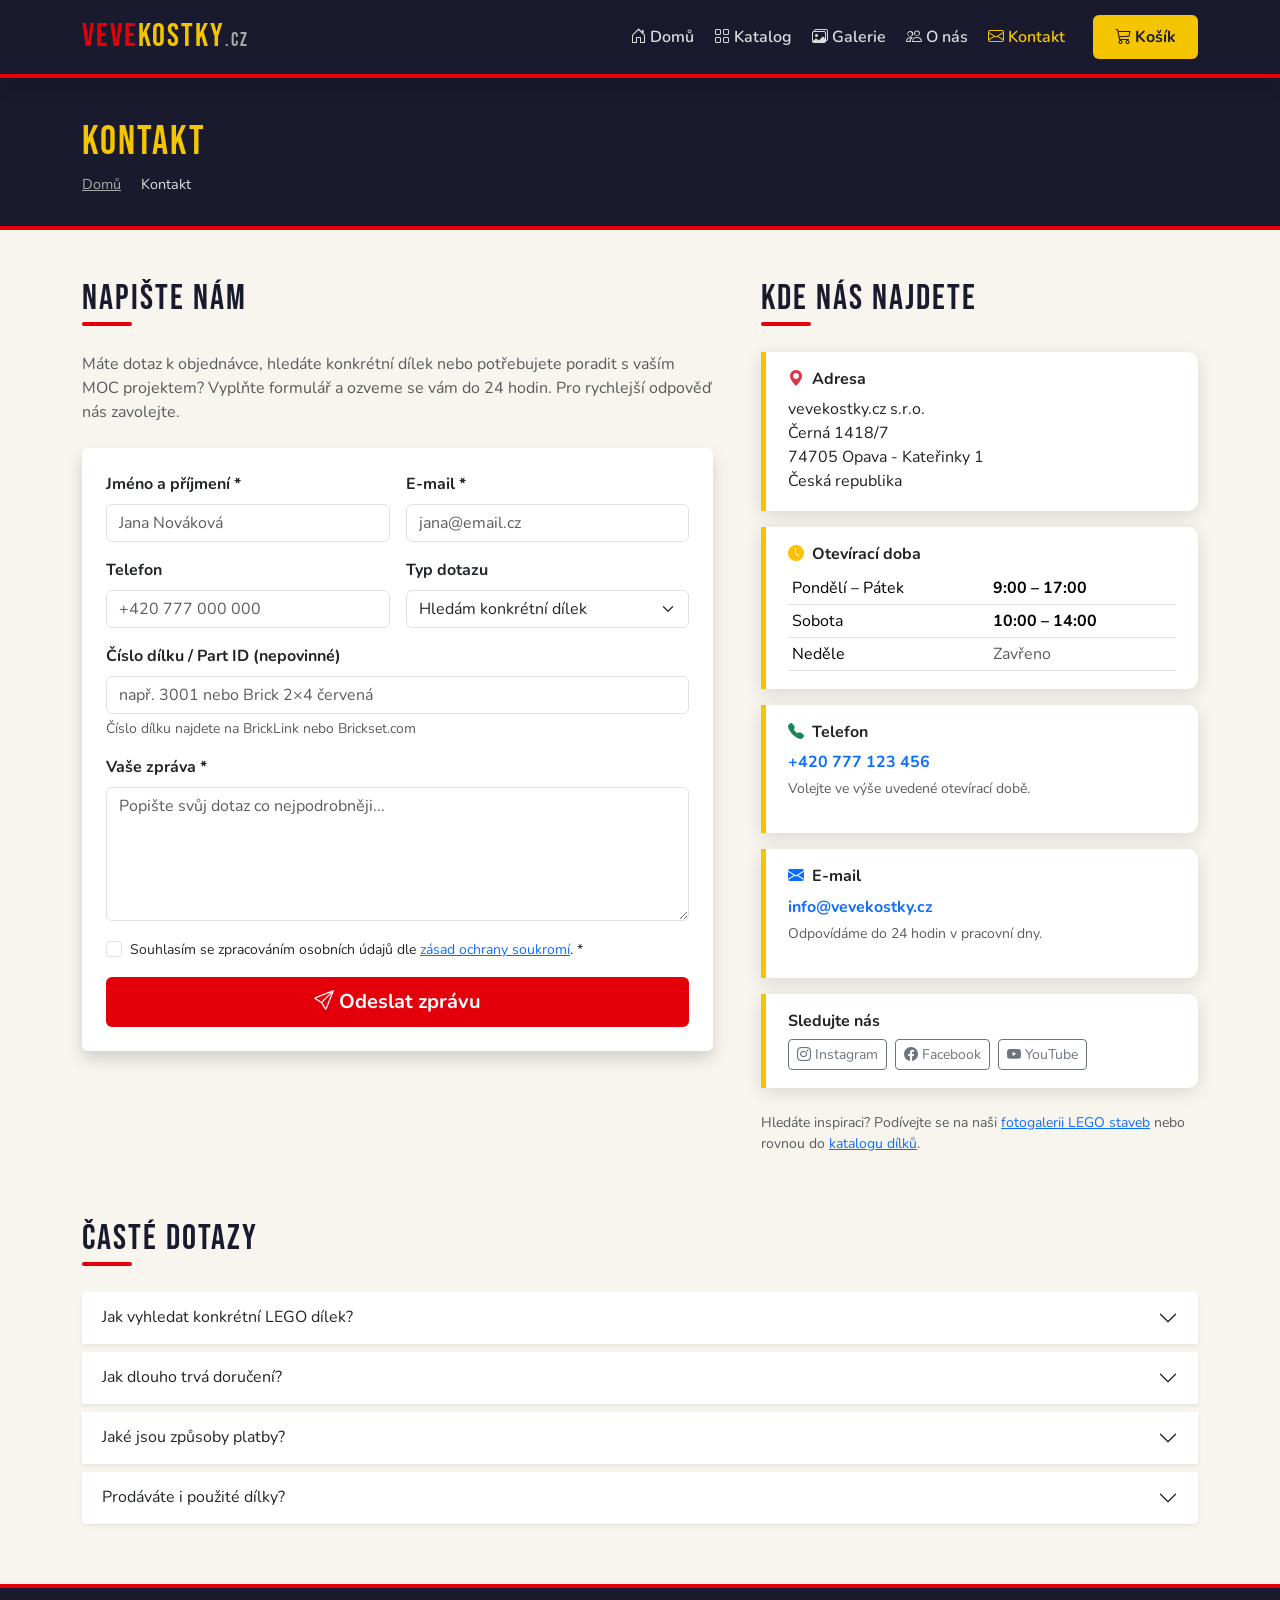
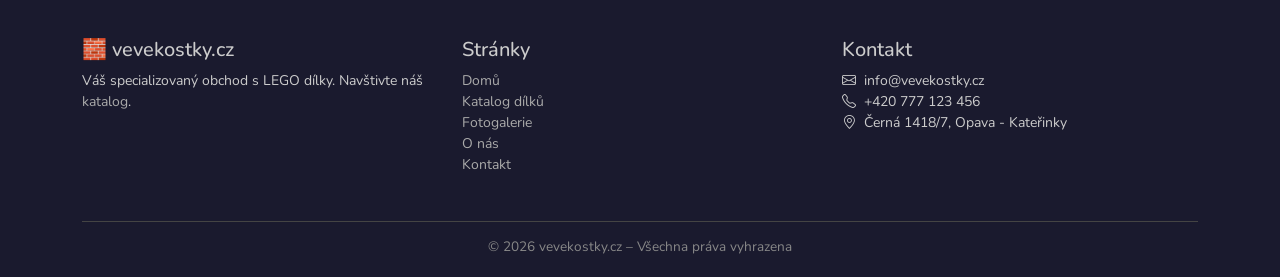
<file: kontakt.html>
<!doctype html><html lang=cs><head><meta charset=UTF-8><meta content="width=device-width,initial-scale=1.0" name=viewport><title>Kontakt – vevekostky.cz | Napište nám</title><meta content="Kontaktujte vevekostky.cz – pomůžeme vám najít správný LEGO dílek, poradíme s objednávkou nebo zodpovíme dotazy ohledně vašeho MOC projektu." name=description><meta content="vevekostky kontakt, LEGO obchod kontakt, LEGO dílky objednávka, zákaznická podpora LEGO" name=keywords><meta content=vevekostky.cz name=author><link href=https://e-maja.github.io/vevekostky/kontakt.html rel=canonical><link rel=preconnect href=https://fonts.googleapis.com><link rel=preconnect href=https://fonts.gstatic.com crossorigin><link href="https://fonts.googleapis.com/css2?family=Nunito:wght@400;600;700;900&family=Bebas+Neue&display=swap" rel=stylesheet><link href=css/bootstrap.min.css rel=stylesheet><link href=css/bootstrap-icons.min.css rel=stylesheet><link href=css/style.min.css rel=stylesheet><script src="https://www.googletagmanager.com/gtag/js?id=G-S69HRTEMBJ" async></script><script>window.dataLayer = window.dataLayer || [];
  function gtag(){dataLayer.push(arguments);}
  gtag('js', new Date());

  gtag('config', 'G-S69HRTEMBJ');</script><body><nav class="navbar navbar-expand-lg sticky-top shadow"><div class=container><a class=navbar-brand href=index.html><span>veve</span>kostky<small style=font-size:.6em;color:#aaa;>.cz</small></a><button class="navbar-toggler bg-light" data-bs-target=#mainNav data-bs-toggle=collapse type=button><span class=navbar-toggler-icon></span></button><div class="collapse navbar-collapse" id=mainNav><ul class="navbar-nav ms-auto align-items-lg-center gap-lg-1"><li class=nav-item><a class=nav-link href=index.html><i class="bi bi-house-door"></i> Domů</a><li class=nav-item><a class=nav-link href=katalog-dilku.html><i class="bi bi-grid"></i> Katalog</a><li class=nav-item><a class=nav-link href=fotogalerie.html><i class="bi bi-images"></i> Galerie</a><li class=nav-item><a class=nav-link href=o-nas.html><i class="bi bi-people"></i> O nás</a><li class=nav-item><a class="nav-link active" href=kontakt.html><i class="bi bi-envelope"></i> Kontakt</a><li class="nav-item ms-lg-3"><a class="btn btn-yellow" href=katalog-dilku.html><i class="bi bi-cart3"></i> Košík</a></ul></div></div></nav><div style="background:var(--veve-dark);padding:40px 0 30px;border-bottom:4px solid var(--veve-red);"><div class=container><h1 style="font-family:'Bebas Neue',sans-serif;color:white;font-size:2.5rem;letter-spacing:2px;"><span style=color:var(--veve-yellow);>Kontakt</span></h1><nav aria-label=breadcrumb><ol class="breadcrumb mb-0"><li class=breadcrumb-item><a href=index.html style=color:#aaa;>Domů</a><li class="breadcrumb-item active" style=color:#ddd;>Kontakt</ol></nav></div></div><div class="container mt-5"><div class="row g-5"><div class=col-lg-7><h2 class=section-title>Napište nám</h2><p class="text-muted mb-4">Máte dotaz k objednávce, hledáte konkrétní dílek nebo potřebujete poradit s vaším MOC projektem? Vyplňte formulář a ozveme se vám do 24 hodin. Pro rychlejší odpověď nás zavolejte.<div class="alert alert-success d-none" id=veve-form-success role=alert><i class="bi bi-check-circle-fill me-2"></i> Děkujeme! Vaše zpráva byla odeslána. Ozveme se do 24 hodin.</div><div class="card border-0 shadow p-4"><div id=veve-contact-form><div class="row g-3"><div class=col-sm-6><label class="form-label fw-bold">Jméno a příjmení *</label><input placeholder="Jana Nováková" class=form-control required></div><div class=col-sm-6><label class="form-label fw-bold">E-mail *</label><input class=form-control placeholder=jana@email.cz required type=email></div><div class=col-sm-6><label class="form-label fw-bold">Telefon</label><input placeholder="+420 777 000 000" class=form-control type=tel></div><div class=col-sm-6><label class="form-label fw-bold">Typ dotazu</label><select class=form-select><option>Hledám konkrétní dílek<option>Dotaz k objednávce<option>Poradenství k MOC projektu<option>Reklamace<option>Jiné</select></div><div class=col-12><label class="form-label fw-bold">Číslo dílku / Part ID (nepovinné)</label><input placeholder="např. 3001 nebo Brick 2×4 červená" class=form-control><div class=form-text>Číslo dílku najdete na BrickLink nebo Brickset.com</div></div><div class=col-12><label class="form-label fw-bold">Vaše zpráva *</label><textarea placeholder="Popište svůj dotaz co nejpodrobněji..." class=form-control required rows=5></textarea></div><div class=col-12><div class="form-check mb-3"><input class=form-check-input id=gdprCheck required type=checkbox><label class="form-check-label small" for=gdprCheck>Souhlasím se zpracováním osobních údajů dle <a class=text-decoration-underline href=#>zásad ochrany soukromí</a>. *</label></div><button class="btn btn-veve btn-lg w-100" onclick="
                const f = document.getElementById('veve-contact-form');
                const inputs = f.querySelectorAll('[required]');
                let ok = true;
                inputs.forEach(i => { if (!i.value && i.type !== 'checkbox') ok = false; if (i.type === 'checkbox' && !i.checked) ok = false; });
                if (ok) {
                  document.getElementById('veve-form-success').classList.remove('d-none');
                  inputs.forEach(i => { if (i.type !== 'checkbox') i.value = ''; else i.checked = false; });
                  setTimeout(() => document.getElementById('veve-form-success').classList.add('d-none'), 5000);
                }
              " id=submit-btn type=button><i class="bi bi-send"></i> Odeslat zprávu</button></div></div></div></div></div><div class=col-lg-5><h2 class=section-title>Kde nás najdete</h2><div class="highlight-box mb-3"><h3 class="h6 fw-bold"><i class="bi bi-geo-alt-fill text-danger me-2"></i>Adresa</h3><p class=mb-0>vevekostky.cz s.r.o.<br>Černá 1418/7<br>74705  Opava - Kateřinky 1<br>Česká republika</div><div class="highlight-box mb-3"><h3 class="h6 fw-bold"><i class="bi bi-clock-fill text-warning me-2"></i>Otevírací doba</h3><table class="table table-sm mb-0"><tbody><tr><td>Pondělí – Pátek<td class=fw-bold>9:00 – 17:00<tr><td>Sobota<td class=fw-bold>10:00 – 14:00<tr><td>Neděle<td class=text-muted>Zavřeno</table></div><div class="highlight-box mb-3"><h3 class="h6 fw-bold"><i class="bi bi-telephone-fill text-success me-2"></i>Telefon</h3><p class=mb-0><a class="text-decoration-none fw-bold" href=tel:+420777123456>+420 777 123 456</a><p class="small text-muted mt-1">Volejte ve výše uvedené otevírací době.</div><div class="highlight-box mb-3"><h3 class="h6 fw-bold"><i class="bi bi-envelope-fill text-primary me-2"></i>E-mail</h3><p class=mb-0><a class="text-decoration-none fw-bold" href=mailto:info@vevekostky.cz>info@vevekostky.cz</a><p class="small text-muted mt-1">Odpovídáme do 24 hodin v pracovní dny.</div><div class=highlight-box><h3 class="h6 fw-bold mb-2">Sledujte nás</h3><div class="d-flex gap-2 flex-wrap"><a class="btn btn-sm btn-outline-secondary" href=#><i class="bi bi-instagram"></i> Instagram</a><a class="btn btn-sm btn-outline-secondary" href=#><i class="bi bi-facebook"></i> Facebook</a><a class="btn btn-sm btn-outline-secondary" href=#><i class="bi bi-youtube"></i> YouTube</a></div></div><div class=mt-4><p class="small text-muted">Hledáte inspiraci? Podívejte se na naši <a href=fotogalerie.html>fotogalerii LEGO staveb</a> nebo rovnou do <a href=katalog-dilku.html>katalogu dílků</a>.</div></div></div><div class="mt-5 mb-5"><h2 class=section-title>Časté dotazy</h2><div class=accordion id=faqAccordion><div class="accordion-item border-0 shadow-sm mb-2"><h3 class=accordion-header><button class="accordion-button collapsed" data-bs-target=#faq1 data-bs-toggle=collapse type=button>Jak vyhledat konkrétní LEGO dílek?</button></h3><div class="accordion-collapse collapse" data-bs-parent=#faqAccordion id=faq1><div class="accordion-body text-muted small">Nejjednodušší je zadat číslo dílku (Part ID) do vyhledávání v našem <a href=katalog-dilku.html>katalogu</a>. Číslo dílku zjistíte na webu BrickLink.com nebo Brickset.com zadáním popisu dílku. Pokud dílek nenajdete, napište nám přes formulář výše.</div></div></div><div class="accordion-item border-0 shadow-sm mb-2"><h3 class=accordion-header><button class="accordion-button collapsed" data-bs-target=#faq2 data-bs-toggle=collapse type=button>Jak dlouho trvá doručení?</button></h3><div class="accordion-collapse collapse" data-bs-parent=#faqAccordion id=faq2><div class="accordion-body text-muted small">Objednávky odeslané do 14:00 v pracovní den zpravidla doručujeme následující pracovní den. Standardní doručení trvá 2–3 pracovní dny. Zásilku sledujete přes odkaz v potvrzovacím e-mailu.</div></div></div><div class="accordion-item border-0 shadow-sm mb-2"><h3 class=accordion-header><button class="accordion-button collapsed" data-bs-target=#faq3 data-bs-toggle=collapse type=button>Jaké jsou způsoby platby?</button></h3><div class="accordion-collapse collapse" data-bs-parent=#faqAccordion id=faq3><div class="accordion-body text-muted small">Přijímáme platbu kartou online, bankovním převodem nebo dobírkou při doručení. Všechny platby jsou bezpečně zpracovány přes certifikovanou platební bránu.</div></div></div><div class="accordion-item border-0 shadow-sm"><h3 class=accordion-header><button class="accordion-button collapsed" data-bs-target=#faq4 data-bs-toggle=collapse type=button>Prodáváte i použité dílky?</button></h3><div class="accordion-collapse collapse" data-bs-parent=#faqAccordion id=faq4><div class="accordion-body text-muted small">Ano! Velká část našeho skladu tvoří originální, ale použité LEGO dílky v dobrém stavu. Vždy jasně označujeme stav dílku (nový / použitý / lehce opotřebený) a tomu odpovídá i cena.</div></div></div></div></div></div><footer><div class=container><div class="row g-4"><div class=col-md-4><h3 class=h5>🧱 vevekostky.cz</h3><p class=small>Váš specializovaný obchod s LEGO dílky. Navštivte náš <a href=katalog-dilku.html>katalog</a>.</div><div class=col-md-4><h3 class=h5>Stránky</h3><ul class="list-unstyled small"><li><a href=index.html>Domů</a><li><a href=katalog-dilku.html>Katalog dílků</a><li><a href=fotogalerie.html>Fotogalerie</a><li><a href=o-nas.html>O nás</a><li><a href=kontakt.html>Kontakt</a></ul></div><div class=col-md-4><h3 class=h5>Kontakt</h3><ul class="list-unstyled small"><li><i class="bi bi-envelope me-1"></i> info@vevekostky.cz<li><i class="bi bi-telephone me-1"></i> +420 777 123 456<li><i class="bi bi-geo-alt me-1"></i> Černá 1418/7, Opava - Kateřinky</ul></div></div><div class=footer-bottom>© 2026 vevekostky.cz – Všechna práva vyhrazena</div></div></footer><script src=js/jquery-3.7.1.min.js></script><script src=js/bootstrap.bundle.min.js></script><script src=js/vevekostky.min.js></script>
</file>
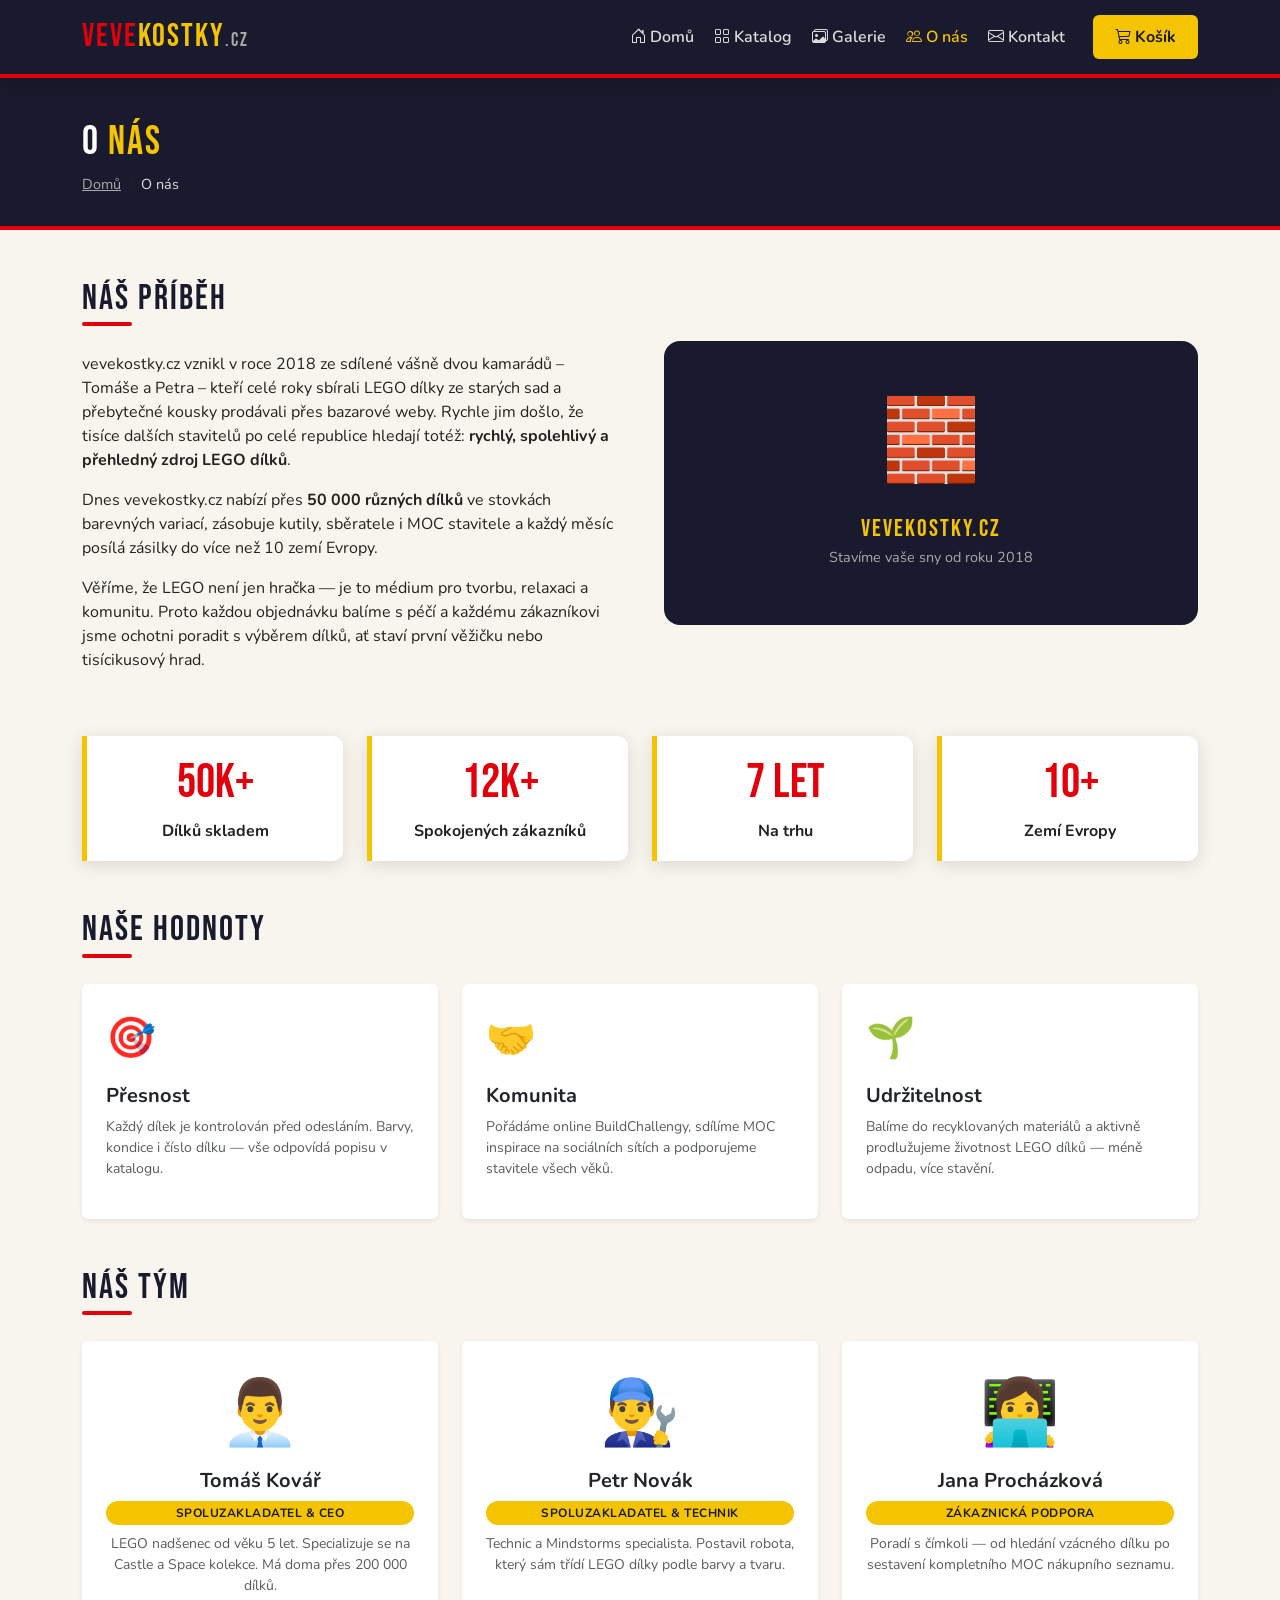
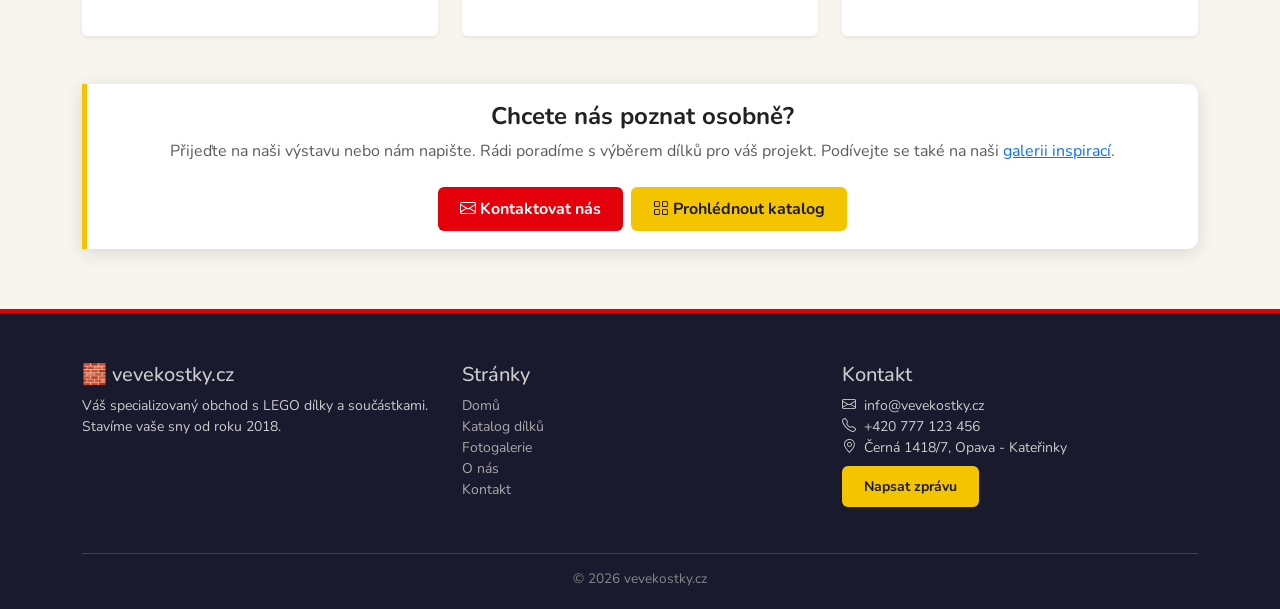
<file: o-nas.html>
<!doctype html><html lang=cs><head><meta charset=UTF-8><meta content="width=device-width,initial-scale=1.0" name=viewport><title>O nás – vevekostky.cz | Příběh obchodu s LEGO dílky</title><meta content="Poznejte příběh vevekostky.cz – specializovaného obchodu s LEGO dílky. Od malého koníčku ke komunitě tisíců nadšenců po celé ČR." name=description><meta content="vevekostky o nás, LEGO obchod příběh, LEGO komunita Česko, LEGO nadšenci, LEGO dílky prodej ČR" name=keywords><meta content=vevekostky.cz name=author><link href=https://e-maja.github.io/vevekostky/o-nas.html rel=canonical><link rel=preconnect href=https://fonts.googleapis.com><link rel=preconnect href=https://fonts.gstatic.com crossorigin><link href="https://fonts.googleapis.com/css2?family=Nunito:wght@400;600;700;900&family=Bebas+Neue&display=swap" rel=stylesheet><link href=css/bootstrap.min.css rel=stylesheet><link href=css/bootstrap-icons.min.css rel=stylesheet><link href=css/style.min.css rel=stylesheet><script src="https://www.googletagmanager.com/gtag/js?id=G-S69HRTEMBJ" async></script><script>window.dataLayer = window.dataLayer || [];
  function gtag(){dataLayer.push(arguments);}
  gtag('js', new Date());

  gtag('config', 'G-S69HRTEMBJ');</script><body><nav class="navbar navbar-expand-lg sticky-top shadow"><div class=container><a class=navbar-brand href=index.html><span>veve</span>kostky<small style=font-size:.6em;color:#aaa;>.cz</small></a><button class="navbar-toggler bg-light" data-bs-target=#mainNav data-bs-toggle=collapse type=button><span class=navbar-toggler-icon></span></button><div class="collapse navbar-collapse" id=mainNav><ul class="navbar-nav ms-auto align-items-lg-center gap-lg-1"><li class=nav-item><a class=nav-link href=index.html><i class="bi bi-house-door"></i> Domů</a><li class=nav-item><a class=nav-link href=katalog-dilku.html><i class="bi bi-grid"></i> Katalog</a><li class=nav-item><a class=nav-link href=fotogalerie.html><i class="bi bi-images"></i> Galerie</a><li class=nav-item><a class="nav-link active" href=o-nas.html><i class="bi bi-people"></i> O nás</a><li class=nav-item><a class=nav-link href=kontakt.html><i class="bi bi-envelope"></i> Kontakt</a><li class="nav-item ms-lg-3"><a class="btn btn-yellow" href=katalog-dilku.html><i class="bi bi-cart3"></i> Košík</a></ul></div></div></nav><div style="background:var(--veve-dark);padding:40px 0 30px;border-bottom:4px solid var(--veve-red);"><div class=container><h1 style="font-family:'Bebas Neue',sans-serif;color:white;font-size:2.5rem;letter-spacing:2px;">O <span style=color:var(--veve-yellow);>nás</span></h1><nav aria-label=breadcrumb><ol class="breadcrumb mb-0"><li class=breadcrumb-item><a href=index.html style=color:#aaa;>Domů</a><li class="breadcrumb-item active" style=color:#ddd;>O nás</ol></nav></div></div><div class="container mt-5"><div class="row align-items-center g-5 mb-5"><div class=col-lg-6><h2 class=section-title>Náš příběh</h2><p>vevekostky.cz vznikl v roce 2018 ze sdílené vášně dvou kamarádů – Tomáše a Petra – kteří celé roky sbírali LEGO dílky ze starých sad a přebytečné kousky prodávali přes bazarové weby. Rychle jim došlo, že tisíce dalších stavitelů po celé republice hledají totéž: <strong>rychlý, spolehlivý a přehledný zdroj LEGO dílků</strong>.<p>Dnes vevekostky.cz nabízí přes <strong>50 000 různých dílků</strong> ve stovkách barevných variací, zásobuje kutily, sběratele i MOC stavitele a každý měsíc posílá zásilky do více než 10 zemí Evropy.<p>Věříme, že LEGO není jen hračka — je to médium pro tvorbu, relaxaci a komunitu. Proto každou objednávku balíme s péčí a každému zákazníkovi jsme ochotni poradit s výběrem dílků, ať staví první věžičku nebo tisícikusový hrad.</div><div class="col-lg-6 text-center"><div style=background:var(--veve-dark);border-radius:16px;padding:40px;color:white;><div style=font-size:5rem;>🧱</div><p style="font-family:'Bebas Neue',sans-serif;font-size:1.5rem;letter-spacing:2px;color:var(--veve-yellow);margin:10px 0 0;">vevekostky.cz<p style=color:#aaa;font-size:.9rem;>Stavíme vaše sny od roku 2018</div></div></div><div class="row g-4 text-center mb-5"><div class="col-6 col-md-3"><div class="highlight-box h-100"><h3 style="font-family:'Bebas Neue',sans-serif;font-size:3rem;color:var(--veve-red);">50K+</h3><p class="fw-bold mb-0">Dílků skladem</div></div><div class="col-6 col-md-3"><div class="highlight-box h-100"><h3 style="font-family:'Bebas Neue',sans-serif;font-size:3rem;color:var(--veve-red);">12K+</h3><p class="fw-bold mb-0">Spokojených zákazníků</div></div><div class="col-6 col-md-3"><div class="highlight-box h-100"><h3 style="font-family:'Bebas Neue',sans-serif;font-size:3rem;color:var(--veve-red);">7 let</h3><p class="fw-bold mb-0">Na trhu</div></div><div class="col-6 col-md-3"><div class="highlight-box h-100"><h3 style="font-family:'Bebas Neue',sans-serif;font-size:3rem;color:var(--veve-red);">10+</h3><p class="fw-bold mb-0">Zemí Evropy</div></div></div><h2 class=section-title>Naše hodnoty</h2><div class="row g-4 mb-5"><div class=col-md-4><div class="card border-0 shadow-sm h-100 p-4"><div style=font-size:2.5rem;>🎯</div><h3 class="h5 mt-3 fw-bold">Přesnost</h3><p class="text-muted small">Každý dílek je kontrolován před odesláním. Barvy, kondice i číslo dílku — vše odpovídá popisu v katalogu.</div></div><div class=col-md-4><div class="card border-0 shadow-sm h-100 p-4"><div style=font-size:2.5rem;>🤝</div><h3 class="h5 mt-3 fw-bold">Komunita</h3><p class="text-muted small">Pořádáme online BuildChallengy, sdílíme MOC inspirace na sociálních sítích a podporujeme stavitele všech věků.</div></div><div class=col-md-4><div class="card border-0 shadow-sm h-100 p-4"><div style=font-size:2.5rem;>🌱</div><h3 class="h5 mt-3 fw-bold">Udržitelnost</h3><p class="text-muted small">Balíme do recyklovaných materiálů a aktivně prodlužujeme životnost LEGO dílků — méně odpadu, více stavění.</div></div></div><h2 class=section-title>Náš tým</h2><div class="row g-4 mb-5"><div class="col-sm-6 col-md-4"><div class="card border-0 shadow-sm text-center p-4 h-100"><div style=font-size:4rem;>👨‍💼</div><h3 class="h5 mt-2 fw-bold">Tomáš Kovář</h3><p class="badge-cat mb-2">Spoluzakladatel & CEO<p class="text-muted small">LEGO nadšenec od věku 5 let. Specializuje se na Castle a Space kolekce. Má doma přes 200 000 dílků.</div></div><div class="col-sm-6 col-md-4"><div class="card border-0 shadow-sm text-center p-4 h-100"><div style=font-size:4rem;>👨‍🔧</div><h3 class="h5 mt-2 fw-bold">Petr Novák</h3><p class="badge-cat mb-2">Spoluzakladatel & Technik<p class="text-muted small">Technic a Mindstorms specialista. Postavil robota, který sám třídí LEGO dílky podle barvy a tvaru.</div></div><div class="col-sm-6 col-md-4"><div class="card border-0 shadow-sm text-center p-4 h-100"><div style=font-size:4rem;>👩‍💻</div><h3 class="h5 mt-2 fw-bold">Jana Procházková</h3><p class="badge-cat mb-2">Zákaznická podpora<p class="text-muted small">Poradí s čímkoli — od hledání vzácného dílku po sestavení kompletního MOC nákupního seznamu.</div></div></div><div class="highlight-box my-5 text-center"><h2 class="h4 fw-bold">Chcete nás poznat osobně?</h2><p class="text-muted mt-2">Přijeďte na naši výstavu nebo nám napište. Rádi poradíme s výběrem dílků pro váš projekt. Podívejte se také na naši <a href=fotogalerie.html>galerii inspirací</a>.</p><a class="btn btn-veve mt-2" href=kontakt.html><i class="bi bi-envelope"></i> Kontaktovat nás</a><a class="btn btn-yellow mt-2 ms-2" href=katalog-dilku.html><i class="bi bi-grid"></i> Prohlédnout katalog</a></div></div><footer><div class=container><div class="row g-4"><div class=col-md-4><h3 class=h5>🧱 vevekostky.cz</h3><p class=small>Váš specializovaný obchod s LEGO dílky a součástkami. Stavíme vaše sny od roku 2018.</div><div class=col-md-4><h3 class=h5>Stránky</h3><ul class="list-unstyled small"><li><a href=index.html>Domů</a><li><a href=katalog-dilku.html>Katalog dílků</a><li><a href=fotogalerie.html>Fotogalerie</a><li><a href=o-nas.html>O nás</a><li><a href=kontakt.html>Kontakt</a></ul></div><div class=col-md-4><h3 class=h5>Kontakt</h3><ul class="list-unstyled small"><li><i class="bi bi-envelope me-1"></i> info@vevekostky.cz<li><i class="bi bi-telephone me-1"></i> +420 777 123 456<li><i class="bi bi-geo-alt me-1"></i> Černá 1418/7, Opava - Kateřinky<li class=mt-2><a class="btn btn-sm btn-yellow" href=kontakt.html>Napsat zprávu</a></ul></div></div><div class=footer-bottom>© 2026 vevekostky.cz</div></div></footer><script src=js/jquery-3.7.1.min.js></script><script src=js/bootstrap.bundle.min.js></script><script src=js/vevekostky.min.js></script>
</file>
